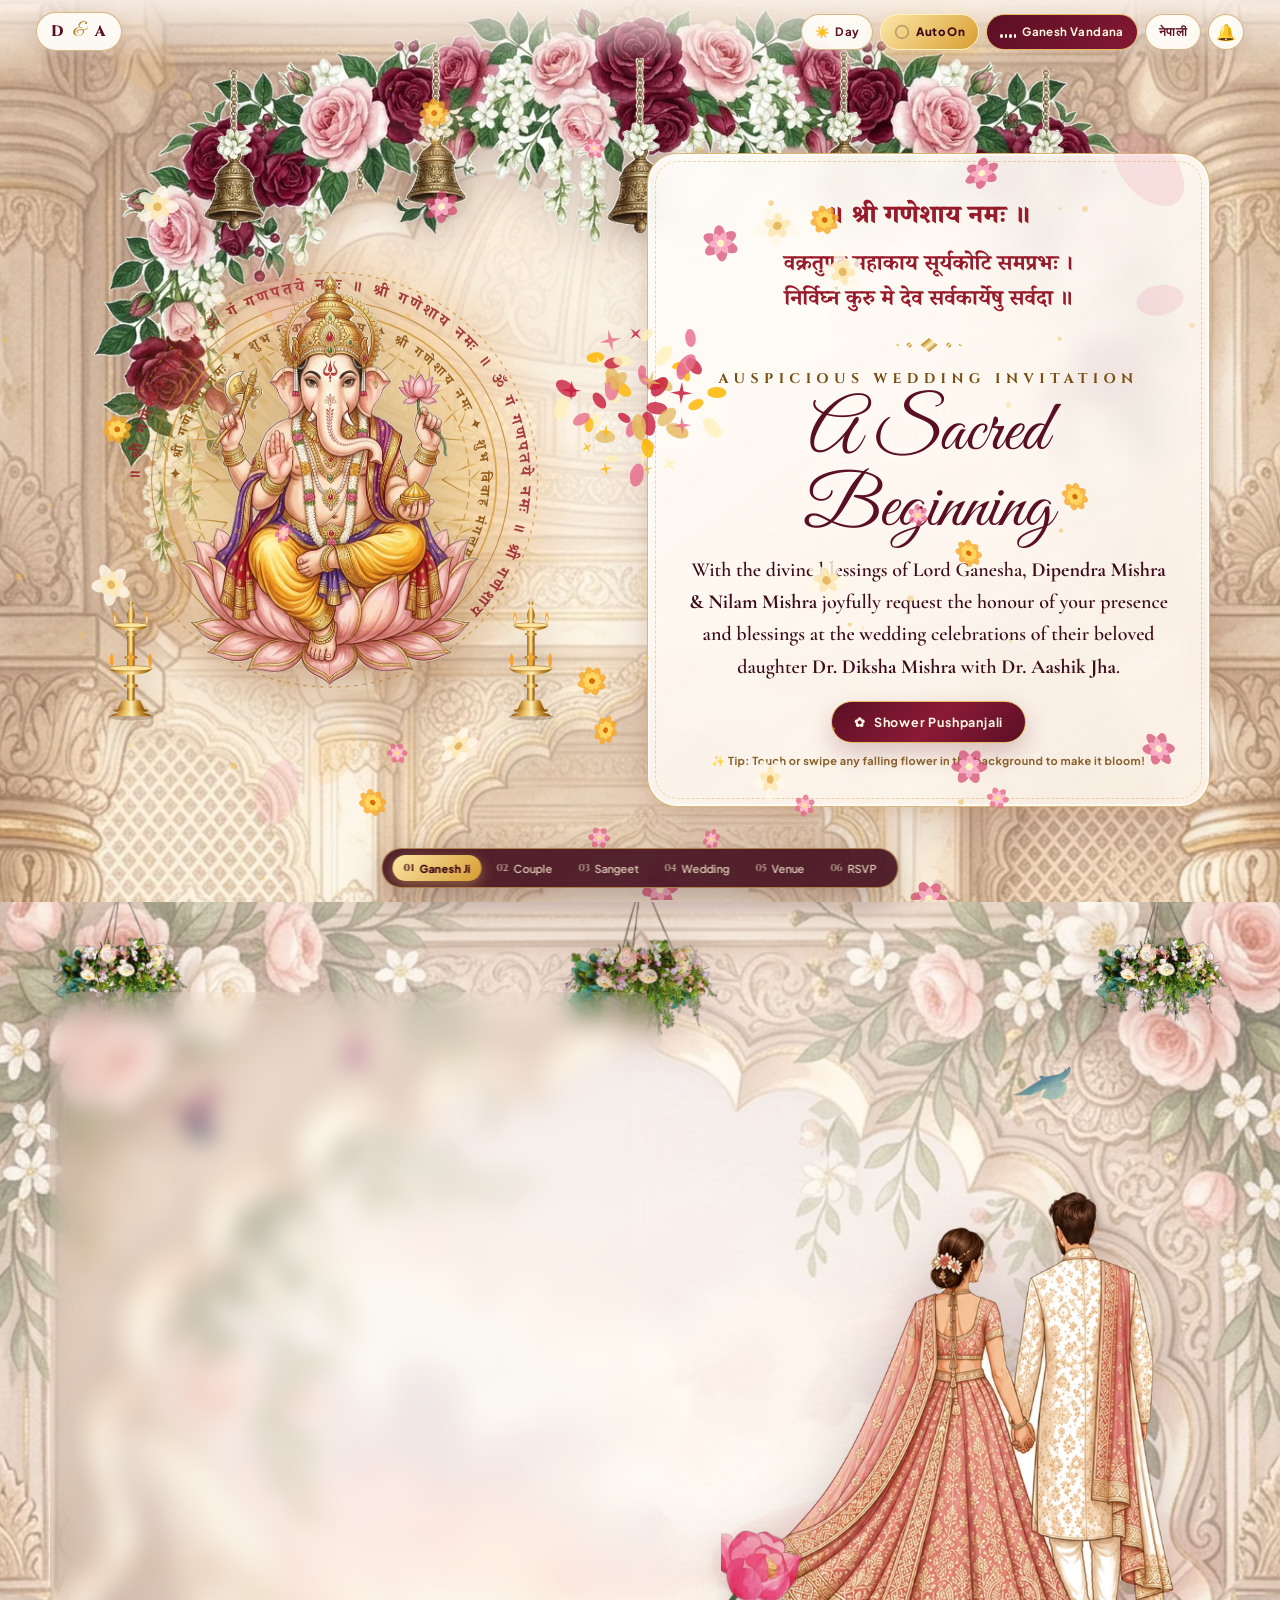
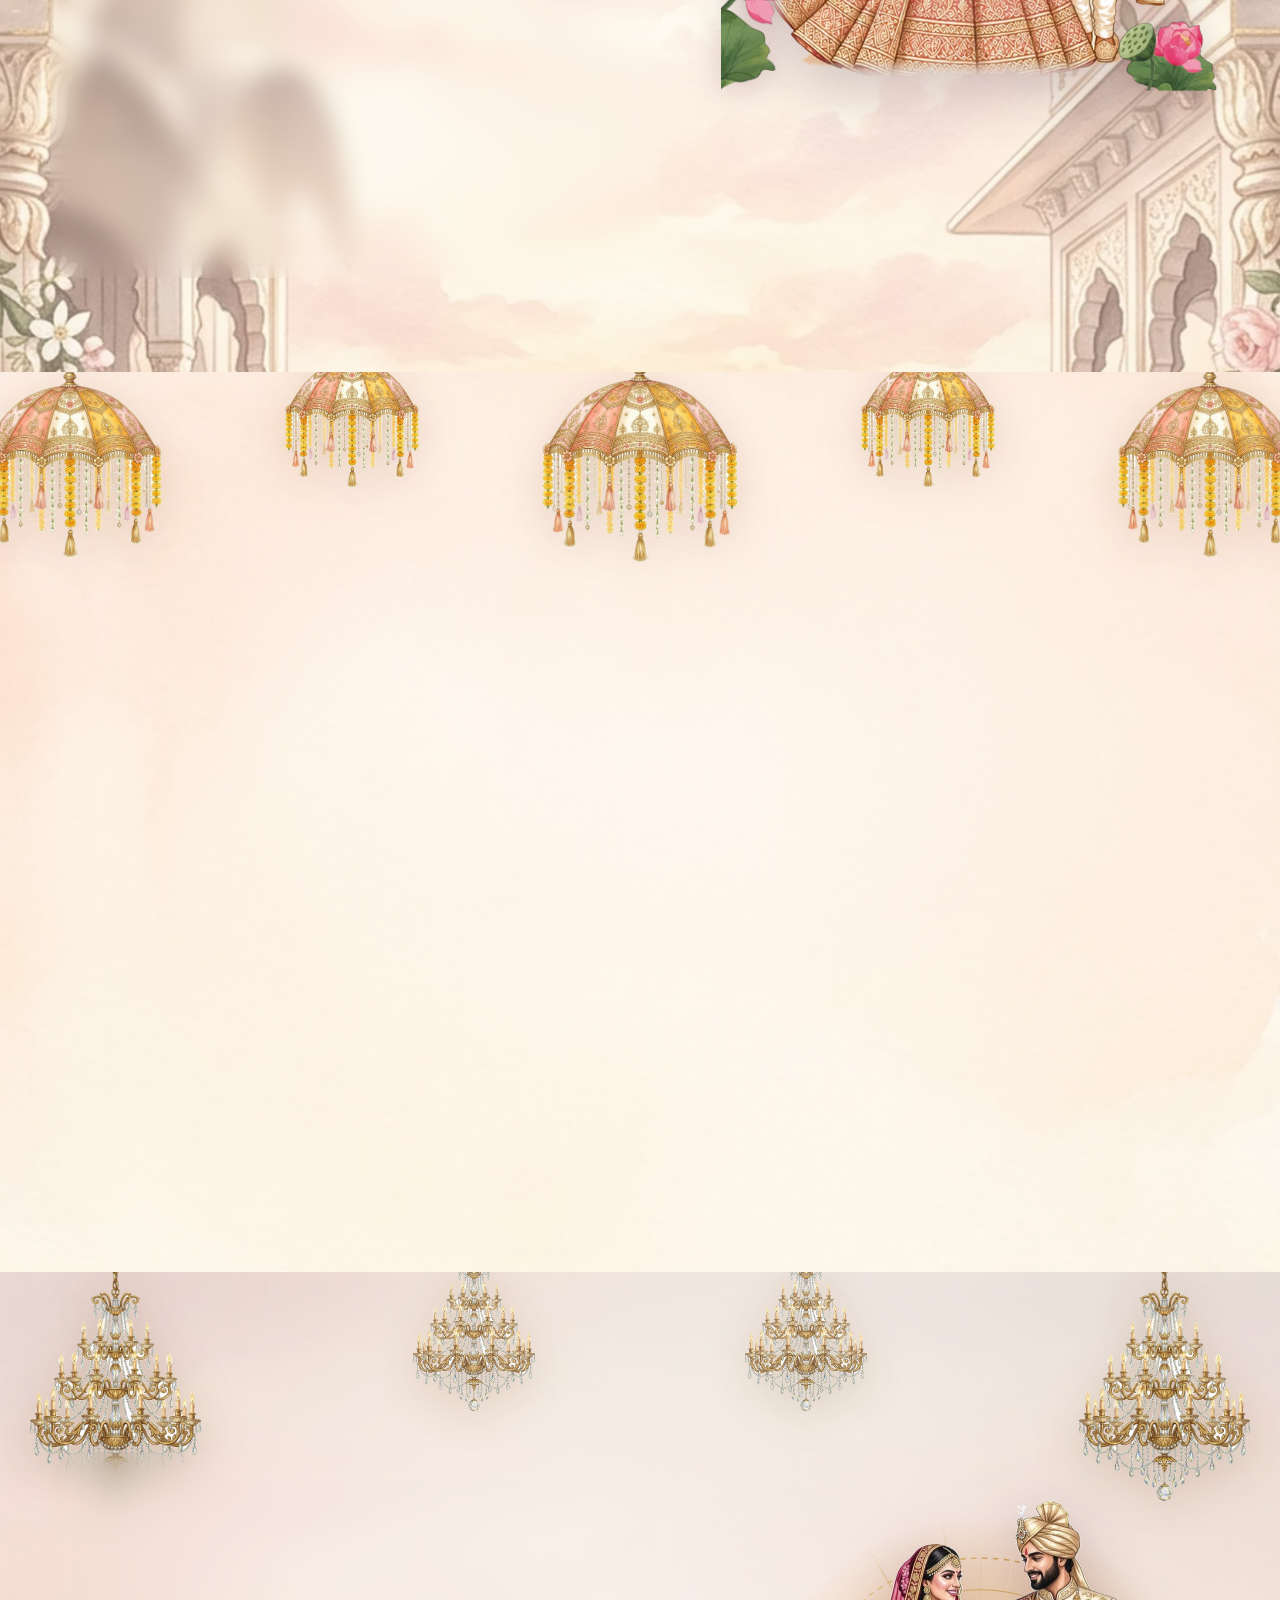
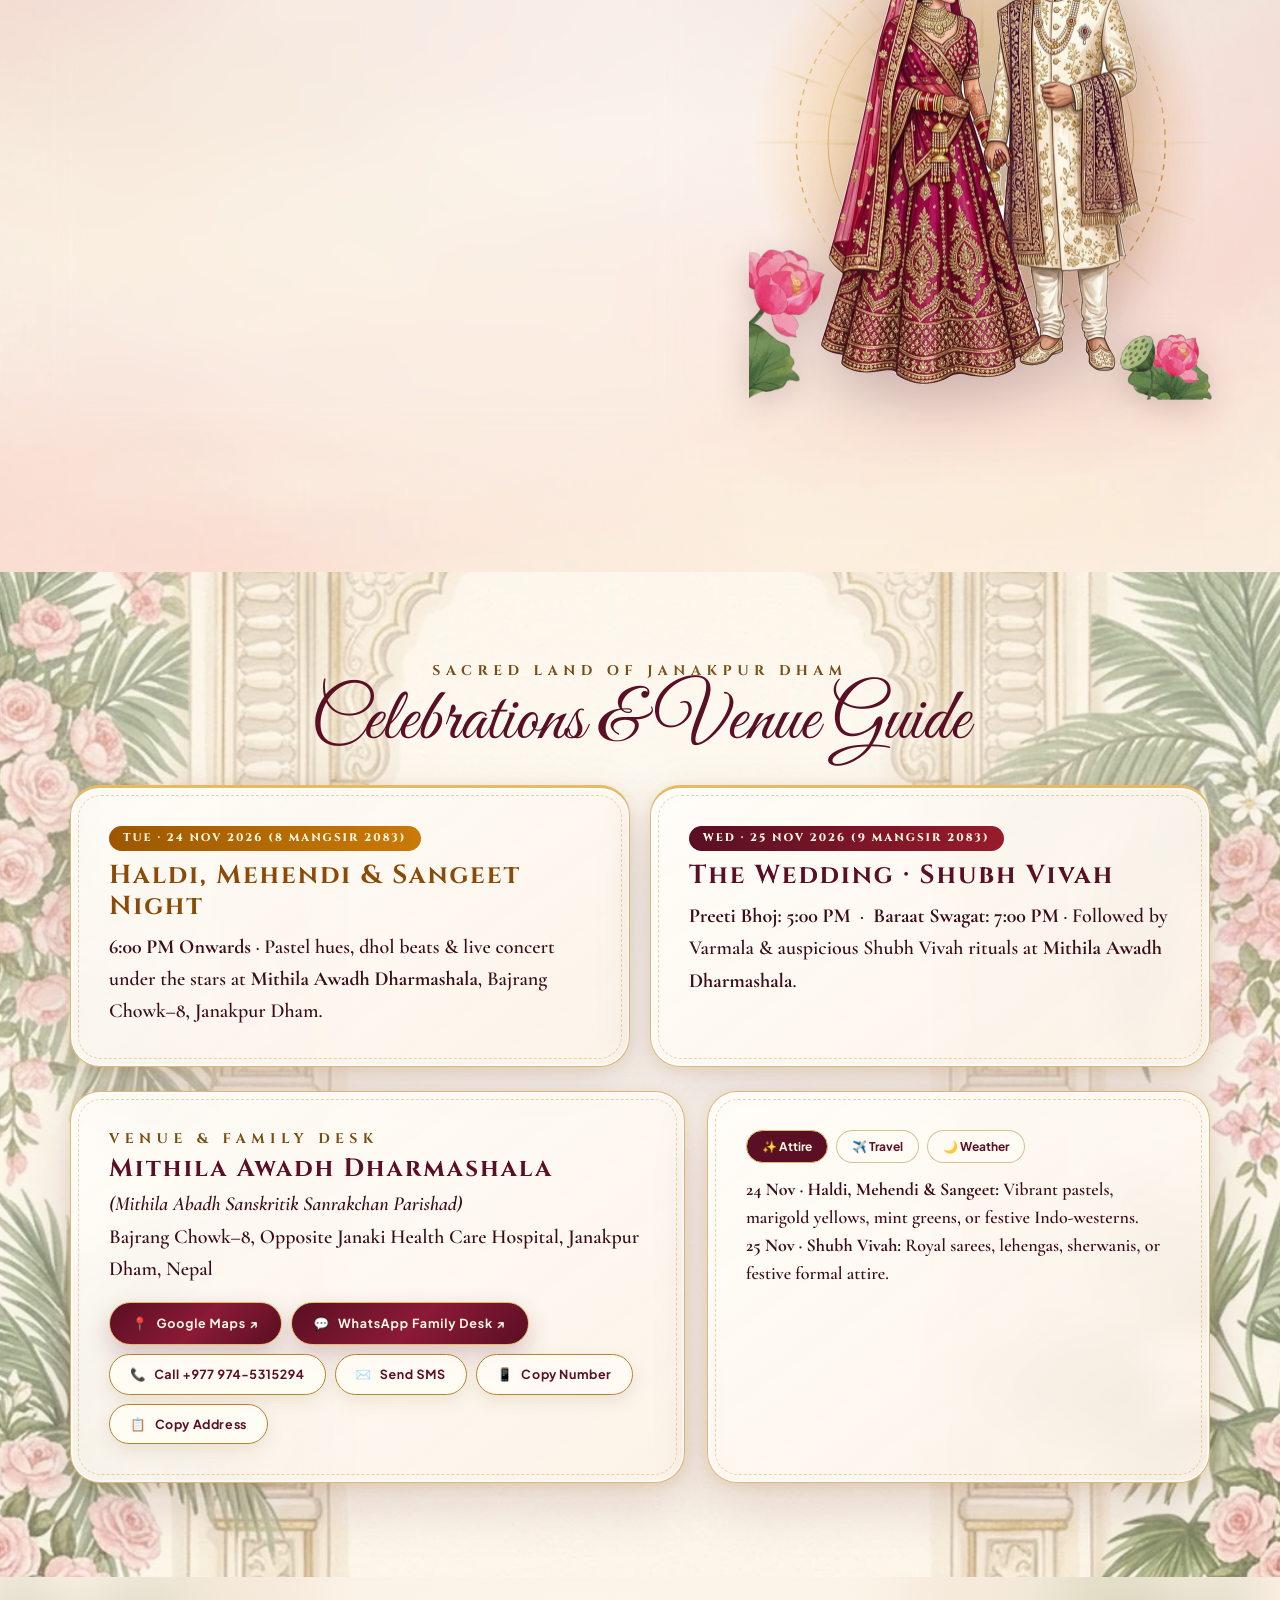
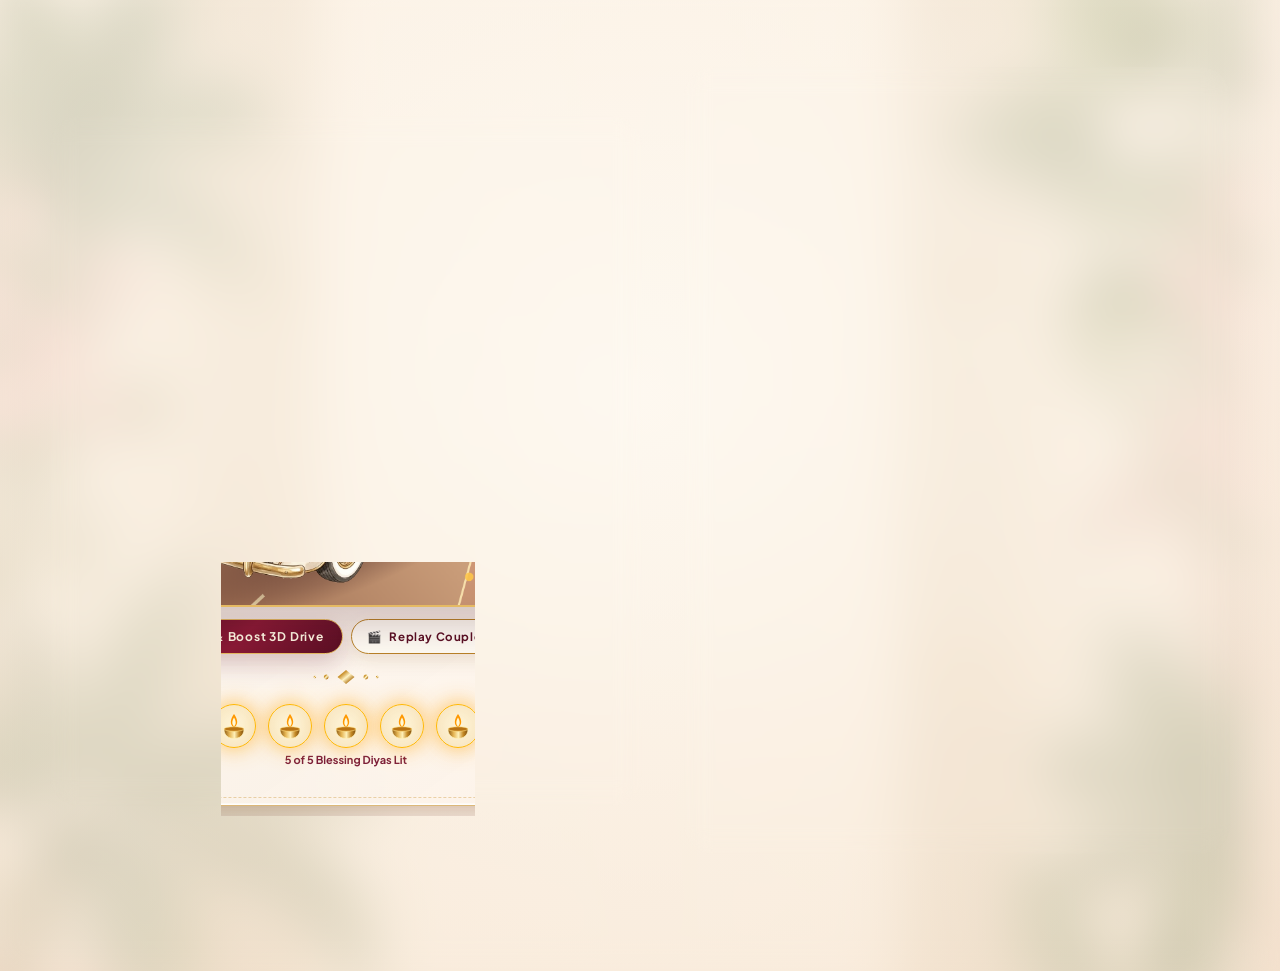
<file: index.html>
<!DOCTYPE html>
<html lang="en">
<head>
  <meta charset="UTF-8" />
  <meta name="viewport" content="width=device-width, initial-scale=1.0, viewport-fit=cover" />
  <meta name="theme-color" content="#5A0F24" />
  <title>Dr. Diksha Mishra &amp; Dr. Aashik Jha · Royal Wedding Invitation · 24–25 Nov 2026</title>
  <meta name="description" content="With joy in our hearts, Dipendra Mishra &amp; Nilam Mishra invite you as Dr. Diksha Mishra weds Dr. Aashik Jha · 24–25 November 2026 (8–9 Mangsir 2083) · Mithila Awadh Dharmashala, Janakpur Dham, Nepal." />

  <!-- OpenGraph / WhatsApp / Social Preview -->
  <meta property="og:type" content="website" />
  <meta property="og:url" content="https://dikshamishra.com.np/" />
  <meta property="og:title" content="Dr. Diksha Mishra weds Dr. Aashik Jha · Shubh Vivah" />
  <meta property="og:description" content="24–25 November 2026 (8–9 Mangsir 2083) · Haldi, Mehendi &amp; Sangeet + Shubh Vivah · Mithila Awadh Dharmashala, Janakpur Dham, Nepal" />
  <meta property="og:image" content="https://dikshamishra.com.np/assets/couture/og_preview.jpg" />
  <meta name="twitter:card" content="summary_large_image" />

  <link rel="icon" href="data:image/svg+xml,%3Csvg xmlns='http://www.w3.org/2000/svg' viewBox='0 0 80 80'%3E%3Ccircle cx='40' cy='40' r='38' fill='%235A0F24' stroke='%23E5BA63' stroke-width='4'/%3E%3Ctext x='40' y='52' text-anchor='middle' font-family='Georgia,serif' font-weight='bold' font-size='32' fill='%23FFF3C4'%3ED%26A%3C/text%3E%3C/svg%3E" />

  <link rel="preconnect" href="https://fonts.googleapis.com" />
  <link rel="preconnect" href="https://fonts.gstatic.com" crossorigin />
  <link href="https://fonts.googleapis.com/css2?family=Cinzel:wght@600;700;800&family=Cormorant+Garamond:ital,wght@0,500;0,600;0,700;1,500;1,600;1,700&family=Great+Vibes&family=Noto+Serif+Devanagari:wght@500;600;700;800&family=Plus+Jakarta+Sans:wght@500;600;700;800&display=swap" rel="stylesheet" />

  <link rel="preload" as="image" href="assets/couture/bg_act1_temple.webp" />
  <link rel="preload" as="image" href="assets/couture/layer_ganesha.webp" />
  <link rel="preload" as="audio" href="assets/couture/seg1_ganesh.mp3" />
  <link rel="stylesheet" href="assets/couture/couture.css?v=20261113b" />
</head>
<body class="gate-locked">

  <!-- ========================================================================
       SMART CHAPTER-ADAPTIVE MULTI-SONG DECK (6 SEAMLESS LOOPING STEMS)
       ======================================================================== -->
  <div id="audio-deck-rack" hidden aria-hidden="true">
    <audio id="audio-ch1" src="assets/couture/seg1_ganesh.mp3" loop preload="auto"></audio>
    <audio id="audio-ch2" src="assets/couture/seg2_couple.mp3" loop preload="metadata"></audio>
    <audio id="audio-ch3" src="assets/couture/seg3_sangeet.mp3" loop preload="none"></audio>
    <audio id="audio-ch4" src="assets/couture/seg4_vivah.mp3" loop preload="none"></audio>
    <audio id="audio-ch5" src="assets/couture/seg5_venue.mp3" loop preload="none"></audio>
    <audio id="audio-ch6" src="assets/couture/seg6_finale.mp3" loop preload="none"></audio>
  </div>

  <!-- Shared Couture SVG Definitions (Gold Foil, Brass Samai, Jharokha Lattice, Filigree) -->
  <svg width="0" height="0" aria-hidden="true" style="position:absolute; width:0; height:0; overflow:hidden;">
    <defs>
      <linearGradient id="goldFoil" x1="0%" y1="0%" x2="100%" y2="100%">
        <stop offset="0%" stop-color="#FCE8A6" />
        <stop offset="28%" stop-color="#C9902C" />
        <stop offset="52%" stop-color="#FFF3C4" />
        <stop offset="78%" stop-color="#B3791D" />
        <stop offset="100%" stop-color="#E6B85C" />
      </linearGradient>

      <linearGradient id="brassGrad" x1="0%" y1="0%" x2="100%" y2="0%">
        <stop offset="0%" stop-color="#8C5811" />
        <stop offset="28%" stop-color="#E5B554" />
        <stop offset="52%" stop-color="#FFF0B8" />
        <stop offset="76%" stop-color="#C48925" />
        <stop offset="100%" stop-color="#7D4C0D" />
      </linearGradient>

      <linearGradient id="ivoryGateGrad" x1="0%" y1="0%" x2="100%" y2="100%">
        <stop offset="0%" stop-color="#FFFDF8" />
        <stop offset="50%" stop-color="#F6E6D0" />
        <stop offset="100%" stop-color="#E5CAA8" />
      </linearGradient>

      <radialGradient id="sacredSunGlow" cx="50%" cy="50%" r="50%">
        <stop offset="0%" stop-color="#FFF9E2" stop-opacity="0.96" />
        <stop offset="45%" stop-color="#FFD97D" stop-opacity="0.54" />
        <stop offset="78%" stop-color="#F4A846" stop-opacity="0.18" />
        <stop offset="100%" stop-color="#F4A846" stop-opacity="0" />
      </radialGradient>

      <symbol id="goldDivider" viewBox="0 0 480 26">
        <line x1="12" y1="13" x2="198" y2="13" stroke="url(#goldFoil)" stroke-width="2" />
        <line x1="282" y1="13" x2="468" y2="13" stroke="url(#goldFoil)" stroke-width="2" />
        <path d="M240 3 L252 13 L240 23 L228 13 Z" fill="url(#goldFoil)" />
        <circle cx="212" cy="13" r="3.4" fill="url(#goldFoil)" />
        <circle cx="268" cy="13" r="3.4" fill="url(#goldFoil)" />
        <circle cx="196" cy="13" r="1.8" fill="url(#goldFoil)" />
        <circle cx="284" cy="13" r="1.8" fill="url(#goldFoil)" />
      </symbol>

      <!-- Ornate Multi-Tiered Royal Brass Samai / Deepak Lamp with Lit Flames -->
      <symbol id="brassSamai" viewBox="0 0 180 440">
        <ellipse cx="90" cy="424" rx="68" ry="11" fill="rgba(75, 38, 12, 0.24)" />
        <path d="M30 422 C35 402, 145 402, 150 422 Z" fill="url(#brassGrad)" />
        <ellipse cx="90" cy="405" rx="52" ry="8" fill="url(#brassGrad)" />
        <path d="M48 405 L62 374 L118 374 L132 405 Z" fill="url(#brassGrad)" />
        <rect x="79" y="135" width="22" height="242" rx="8" fill="url(#brassGrad)" />
        <ellipse cx="90" cy="330" rx="22" ry="7" fill="url(#brassGrad)" />
        <ellipse cx="90" cy="245" rx="20" ry="6" fill="url(#brassGrad)" />
        <ellipse cx="90" cy="175" rx="18" ry="6" fill="url(#brassGrad)" />
        <path d="M26 278 C36 304, 144 304, 154 278 Z" fill="url(#brassGrad)" />
        <ellipse cx="90" cy="278" rx="64" ry="8" fill="#FCE59E" stroke="#9C6514" stroke-width="1.5" />
        <path d="M38 148 C46 170, 134 170, 142 148 Z" fill="url(#brassGrad)" />
        <ellipse cx="90" cy="148" rx="52" ry="7" fill="#FCE59E" stroke="#9C6514" stroke-width="1.5" />
        <path d="M90 88 C104 108, 106 128, 90 144 C74 128, 76 108, 90 88 Z" fill="url(#brassGrad)" />
        <circle cx="90" cy="82" r="7" fill="url(#brassGrad)" />
        <g class="samai-flame-group">
          <path d="M42 146 C49 132, 48 118, 42 108 C36 118, 35 132, 42 146 Z" fill="#FF9E1B" />
          <path d="M42 143 C45 134, 45 125, 42 118 C39 125, 39 134, 42 143 Z" fill="#FFF9D6" />
          <path d="M138 146 C145 132, 144 118, 138 108 C132 118, 131 132, 138 146 Z" fill="#FF9E1B" />
          <path d="M138 143 C141 134, 141 125, 138 118 C135 125, 135 134, 138 143 Z" fill="#FFF9D6" />
          <path d="M32 276 C40 260, 39 244, 32 232 C25 244, 24 260, 32 276 Z" fill="#FF9E1B" />
          <path d="M90 276 C98 258, 97 242, 90 228 C83 242, 82 258, 90 276 Z" fill="#FF9E1B" />
          <path d="M148 276 C156 260, 155 244, 148 232 C141 244, 140 260, 148 276 Z" fill="#FF9E1B" />
        </g>
      </symbol>

      <!-- Carved Royal Bi-Fold Jharokha Gate Wing -->
      <symbol id="jharokhaDoorWing" viewBox="0 0 542 1980" preserveAspectRatio="none">
        <rect x="0" y="0" width="542" height="1980" fill="url(#ivoryGateGrad)" stroke="url(#goldFoil)" stroke-width="8" />
        <rect x="24" y="36" width="494" height="1908" rx="18" fill="none" stroke="#C88E2B" stroke-width="3" />
        <rect x="36" y="48" width="470" height="1884" rx="14" fill="none" stroke="url(#goldFoil)" stroke-width="1.5" stroke-dasharray="8 5" />
        <g stroke="#CFA04A" stroke-width="2" fill="rgba(255, 247, 236, 0.62)">
          <rect x="54" y="84" width="434" height="516" rx="217" />
          <rect x="54" y="640" width="434" height="620" rx="28" />
          <rect x="54" y="1300" width="434" height="580" rx="28" />
        </g>
        <g transform="translate(271, 342)" stroke="url(#goldFoil)" stroke-width="2.2" fill="none" opacity="0.85">
          <circle r="156" /><circle r="116" stroke-dasharray="8 6" /><circle r="70" />
          <path d="M-156 0 L156 0 M0 -156 L0 156 M-110 -110 L110 110 M-110 110 L110 -110" />
        </g>
        <g transform="translate(271, 950)" stroke="url(#goldFoil)" stroke-width="2.4" fill="none" opacity="0.88">
          <circle r="180" /><circle r="136" stroke-dasharray="10 6" /><circle r="86" />
          <path d="M-180 0 L180 0 M0 -180 L0 180 M-127 -127 L127 127 M-127 127 L127 -127" />
        </g>
        <g transform="translate(271, 1590)" stroke="url(#goldFoil)" stroke-width="2.2" fill="none" opacity="0.85">
          <circle r="156" /><circle r="112" stroke-dasharray="8 6" /><circle r="64" />
        </g>
      </symbol>

      <!-- Diya Icon for Aarti Blessing Thali -->
      <symbol id="aartiDiyaSvg" viewBox="0 0 64 64">
        <g class="diya-flame">
          <path d="M32 8 C40 19, 41 29, 32 36 C23 29, 24 19, 32 8 Z" fill="#FF9800" />
          <path d="M32 15 C36 22, 37 28, 32 33 C27 28, 28 22, 32 15 Z" fill="#FFF8D6" />
        </g>
        <path d="M12 38 C12 51, 21 57, 32 57 C43 57, 52 51, 52 38 Z" fill="url(#brassGrad)" stroke="#FFF0B8" stroke-width="1.5" />
        <ellipse cx="32" cy="38" rx="20" ry="4.5" fill="#B87314" stroke="#FFE082" stroke-width="1.2" />
      </symbol>
    </defs>
  </svg>

  <!-- Scroll Progress Ribbon & Global VFX Overlays -->
  <div id="scroll-progress-bar" aria-hidden="true"></div>
  <canvas id="ambient-vfx-canvas" aria-hidden="true"></canvas>
  <canvas id="fg-bokeh-canvas" aria-hidden="true"></canvas>
  <div id="ios-duo-blur-veil" aria-hidden="true"></div>
  <div id="lens-bloom" aria-hidden="true"></div>

  <!-- ========================================================================
       ULTRA-FAST iOS DUO-BLUR 3D ROYAL BI-FOLD JHAROKHA GATEFOLD (1.1s + TAP)
       ======================================================================== -->
  <div id="royal-gatefold" role="dialog" aria-modal="true" aria-label="Royal Wedding Invitation Gatefold">
    <div id="gate-wing-left" class="gate-wing">
      <svg class="gate-lattice-svg"><use href="#jharokhaDoorWing" /></svg>
      <img class="gate-floral-drape" src="assets/couture/layer_floral_curtain_side.webp" alt="" />
      <div class="gate-sheen"></div>
    </div>
    <div id="gate-wing-right" class="gate-wing">
      <svg class="gate-lattice-svg" style="transform: scaleX(-1);"><use href="#jharokhaDoorWing" /></svg>
      <img class="gate-floral-drape" src="assets/couture/layer_floral_curtain_side.webp" alt="" />
      <div class="gate-sheen"></div>
    </div>
    <div id="gate-seam-shadow"></div>

    <div id="gate-center-hub">
      <p class="gate-shloka">॥ श्री गणेशाय नमः ॥</p>
      <p class="gate-eyebrow"
         data-en="The Mishra Family Joyfully Invites You"
         data-ne="मिश्र परिवारको सप्रेम निमन्त्रणा">The Mishra Family Joyfully Invites You</p>

      <button type="button" id="seal-unlock-btn" aria-label="Unlock Royal Seal and Open Invitation">
        <svg width="100%" height="100%" viewBox="0 0 300 300" style="overflow:visible;">
          <circle cx="150" cy="150" r="144" fill="url(#sacredSunGlow)" />
          <!-- Animated 2.7s Auto-Open Gold Progress Ring -->
          <circle cx="150" cy="150" r="131" fill="none" stroke="rgba(229, 186, 99, 0.25)" stroke-width="4" />
          <circle id="gate-auto-ring" cx="150" cy="150" r="131" fill="none" stroke="url(#goldFoil)" stroke-width="5"
                  stroke-linecap="round" stroke-dasharray="823" stroke-dashoffset="823"
                  transform="rotate(-90 150 150)" />
          <circle cx="150" cy="150" r="118" fill="#5A0F24" stroke="url(#goldFoil)" stroke-width="6.5" />
          <circle cx="150" cy="150" r="102" fill="none" stroke="url(#goldFoil)" stroke-width="2" stroke-dasharray="7 5" />
          <text x="150" y="162" text-anchor="middle" font-family="'Cinzel', serif" font-weight="800" font-size="62" fill="#FFF3C4" letter-spacing="2">D<tspan font-family="'Great Vibes', cursive" font-size="48" fill="#E5BA63">&amp;</tspan>A</text>
          <text x="150" y="198" text-anchor="middle" font-family="'Cinzel', serif" font-weight="700" font-size="12.5" fill="#E5BA63" letter-spacing="5">25 · 11 · 2026</text>
        </svg>
      </button>

      <h1 class="gate-couple-names">
        <span data-en="Dr. Diksha Mishra" data-ne="डॉ. दीक्षा मिश्र">Dr. Diksha Mishra</span>
        <span class="script-weds" data-en="weds" data-ne="संग">weds</span>
        <span data-en="Dr. Aashik Jha" data-ne="डॉ. आशिक झा">Dr. Aashik Jha</span>
      </h1>

      <p class="gate-dates-line"
         data-en="24 – 25 NOVEMBER 2026<span class='gate-sep'> &nbsp;·&nbsp; </span><span class='gate-city'>JANAKPUR DHAM</span>"
         data-ne="८ – ९ मंसिर २०८३<span class='gate-sep'> &nbsp;·&nbsp; </span><span class='gate-city'>जनकपुरधाम</span>">24 – 25 NOVEMBER 2026<span class="gate-sep"> &nbsp;·&nbsp; </span><span class="gate-city">JANAKPUR DHAM</span></p>

      <button type="button" id="gate-enter-music-btn" class="gate-cta-primary">
        <span>✨</span>
        <span data-en="Tap to Open Now" data-ne="अहिले खोल्नुहोस्">Tap to Open Now</span>
      </button>

      <p id="gate-auto-hint" class="gate-auto-status"
         data-en="Unfolding automatically…"
         data-ne="द्वार स्वतः खुल्दैछ…">Unfolding automatically…</p>
    </div>
  </div>

  <!-- ========================================================================
       PERSISTENT SMART HUD TOPBAR (ADAPTIVE SONG PILL + AUTO-SCROLL CRUISE)
       ======================================================================== -->
  <header id="royal-topbar">
    <a href="#ch1-invocation" class="brand-crest-btn" aria-label="Dr. Diksha and Dr. Aashik Home">
      <span>D</span><span class="amp">&amp;</span><span>A</span>
    </a>

    <div class="hud-controls">
      <button type="button" id="theme-toggle-btn" class="hud-pill theme-pill" title="Switch Time-of-Day Theme (Day / Dusk / Night)" aria-label="Switch Time-of-Day Theme">
        <span id="theme-pill-icon" aria-hidden="true">☀️</span>
        <span id="theme-pill-label" class="pill-text-desktop">Day</span>
      </button>

      <button type="button" id="autoscroll-toggle-btn" class="hud-pill active-auto" aria-pressed="true" title="Toggle Gentle Reading Auto-Scroll">
        <svg class="auto-ring-svg" width="16" height="16" viewBox="0 0 24 24" aria-hidden="true">
          <circle cx="12" cy="12" r="9.5" fill="none" stroke="currentColor" stroke-opacity="0.28" stroke-width="2.5" />
          <circle id="auto-progress-circle" cx="12" cy="12" r="9.5" fill="none" stroke="currentColor" stroke-width="2.6"
                  stroke-linecap="round" stroke-dasharray="59.7" stroke-dashoffset="59.7" transform="rotate(-90 12 12)" />
        </svg>
        <span id="autoscroll-label">Auto</span>
      </button>

      <button type="button" id="music-toggle-btn" class="hud-pill active-music" title="Now Playing" aria-label="Now playing chapter song">
        <span class="eq-bars" aria-hidden="true"><i></i><i></i><i></i><i></i></span>
        <span id="music-pill-label" class="pill-text-desktop">Ganesh Vandana</span>
      </button>

      <button type="button" id="lang-toggle-btn" class="hud-pill" aria-label="Switch language to Nepali">नेपाली</button>

      <button type="button" id="hud-bell-btn" class="hud-pill icon-only" title="Ring Temple Bell &amp; Shower Petals" aria-label="Ring Temple Bell">🔔</button>
    </div>
  </header>

  <nav id="chapter-dock" aria-label="Celebration Chapters">
    <button type="button" class="dock-btn active" data-target="ch1-invocation">
      <span class="dock-num">01</span>
      <span class="dock-label" data-en="Ganesh Ji" data-ne="श्री गणेश">Ganesh Ji</span>
    </button>
    <button type="button" class="dock-btn" data-target="ch2-couple">
      <span class="dock-num">02</span>
      <span class="dock-label" data-en="Couple" data-ne="वर-वधु">Couple</span>
    </button>
    <button type="button" class="dock-btn" data-target="ch3-carnival">
      <span class="dock-num">03</span>
      <span class="dock-label" data-en="Sangeet" data-ne="हल्दी-संगीत">Sangeet</span>
    </button>
    <button type="button" class="dock-btn" data-target="ch4-vivah">
      <span class="dock-num">04</span>
      <span class="dock-label" data-en="Wedding" data-ne="शुभ विवाह">Wedding</span>
    </button>
    <button type="button" class="dock-btn" data-target="ch5-venue">
      <span class="dock-num">05</span>
      <span class="dock-label" data-en="Venue" data-ne="स्थान">Venue</span>
    </button>
    <button type="button" class="dock-btn" data-target="ch6-finale">
      <span class="dock-num">06</span>
      <span class="dock-label" data-en="RSVP" data-ne="उपस्थिति">RSVP</span>
    </button>
  </nav>

  <div id="royal-toast" role="status" aria-live="polite"></div>

  <main>

    <!-- ======================================================================
         SEGMENT 1: GANESH JI TEMPLE SANCTUARY (Plays Sacred Ganesh Mantra)
         ====================================================================== -->
    <section id="ch1-invocation" class="couture-chapter in-view" data-chapter-index="0">
      <img class="chapter-bg-ambient" src="assets/couture/bg_act1_temple.webp" alt="" aria-hidden="true" />
      <img class="chapter-bg-main" src="assets/couture/bg_act1_temple.webp" alt="Carved marble temple sanctuary" />
      <div class="chapter-veil" aria-hidden="true"></div>

      <!-- Top Crimson-Blush Rose & Jasmine Arch + 5 Harmonic Brass Bells -->
      <div class="top-floral-arch-wrap">
        <img class="top-floral-arch-img" src="assets/couture/layer_rose_arch_nobells.webp" alt="" />
        <div class="interactive-bells-row">
          <button type="button" class="hanging-bell-btn" aria-label="Ring temple bell 1"><img src="assets/couture/prop_brass_bell.webp" alt="" /></button>
          <button type="button" class="hanging-bell-btn" aria-label="Ring temple bell 2"><img src="assets/couture/prop_brass_bell.webp" alt="" /></button>
          <button type="button" class="hanging-bell-btn" aria-label="Ring center temple bell"><img src="assets/couture/prop_brass_bell.webp" alt="" /></button>
          <button type="button" class="hanging-bell-btn" aria-label="Ring temple bell 4"><img src="assets/couture/prop_brass_bell.webp" alt="" /></button>
          <button type="button" class="hanging-bell-btn" aria-label="Ring temple bell 5"><img src="assets/couture/prop_brass_bell.webp" alt="" /></button>
        </div>
      </div>

      <div class="ch1-grid">
        <!-- Left: 3-Layer Counter-Rotating Surya & Sanskrit Mantra Halo + Ganesha & Lit Samai Lamps -->
        <div class="ganesha-sanctuary-stage reveal-up">
          <svg class="mantra-halo-svg" viewBox="0 0 700 700" aria-hidden="true">
            <defs>
              <path id="mantraOuter" d="M 350, 350 m -268, 0 a 268,268 0 1,1 536,0 a 268,268 0 1,1 -536,0" />
              <path id="mantraInner" d="M 350, 350 m -212, 0 a 212,212 0 1,1 424,0 a 212,212 0 1,1 -424,0" />
            </defs>
            <circle cx="350" cy="350" r="344" fill="url(#sacredSunGlow)" />
            <g id="ch1-surya-rays" class="spin-rays" opacity="0.62"></g>
            <g class="spin-cw">
              <circle cx="350" cy="350" r="292" fill="none" stroke="#C88B28" stroke-width="1.8" stroke-opacity="0.65" stroke-dasharray="5 7" />
              <circle cx="350" cy="350" r="252" fill="none" stroke="#B6771B" stroke-width="1.5" stroke-opacity="0.72" />
              <text font-family="'Noto Serif Devanagari', serif" font-size="22.5" font-weight="700" fill="#9A262B" fill-opacity="0.88" letter-spacing="4.2">
                <textPath href="#mantraOuter" startOffset="0%">
                  ॥ श्री गणेशाय नमः ॥ ॐ गं गणपतये नमः ॥ श्री गणेशाय नमः ॥ ॐ गं गणपतये नमः ॥ श्री गणेशाय नमः ॥
                </textPath>
              </text>
            </g>
            <g class="spin-ccw">
              <g id="ch1-lotus-petals" stroke="url(#goldFoil)" stroke-width="1.8" fill="rgba(255, 232, 175, 0.18)"></g>
              <circle cx="350" cy="350" r="234" fill="none" stroke="#D49B38" stroke-width="2.4" stroke-opacity="0.78" />
              <circle cx="350" cy="350" r="196" fill="none" stroke="#C88B28" stroke-width="1.6" stroke-dasharray="10 6" stroke-opacity="0.72" />
              <text font-family="'Noto Serif Devanagari', serif" font-size="19.5" font-weight="700" fill="#8C5312" fill-opacity="0.90" letter-spacing="3.8">
                <textPath href="#mantraInner" startOffset="0%">
                  ✦ श्री गणेशाय नमः ✦ शुभ विवाह मंगलम् ✦ श्री गणेशाय नमः ✦ शुभ विवाह मंगलम् ✦
                </textPath>
              </text>
            </g>
          </svg>

          <button type="button" id="ganesha-blessing-btn" class="ganesha-interactive-btn" aria-label="Touch Lord Ganesha to shower Pushpanjali petals">
            <img src="assets/couture/layer_ganesha.webp" alt="Lord Ganesha seated on a blooming pink lotus" />
          </button>

          <button type="button" class="samai-lamp-btn left boosted" aria-label="Illuminate left brass samai lamp">
            <svg viewBox="0 0 180 440"><use href="#brassSamai" /></svg>
          </button>
          <button type="button" class="samai-lamp-btn right boosted" aria-label="Illuminate right brass samai lamp">
            <svg viewBox="0 0 180 440"><use href="#brassSamai" /></svg>
          </button>
        </div>

        <!-- Right: Grand Clean Royal Host Card -->
        <div class="couture-card royal-shimmer-card reveal-up delay-1" style="text-align:center;">
          <p class="shloka-sanskrit" style="font-size: clamp(20px, 2.4vw, 26px); font-weight: 800;">॥ श्री गणेशाय नमः ॥</p>
          <p class="shloka-sanskrit">
            वक्रतुण्ड महाकाय सूर्यकोटि समप्रभः ।<br />
            निर्विघ्नं कुरु मे देव सर्वकार्येषु सर्वदा ॥
          </p>

          <svg class="gold-divider-svg" aria-hidden="true"><use href="#goldDivider" /></svg>

          <p class="eyebrow-royal"
             data-en="Auspicious Wedding Invitation"
             data-ne="मङ्गलमय शुभ विवाह निमन्त्रणा">Auspicious Wedding Invitation</p>

          <h2 class="script-display gold-shimmer-title" style="font-size: clamp(46px, 5.8vw, 72px); margin: 6px 0;"
              data-en="A Sacred Beginning"
              data-ne="पवित्र मिलनको शुभारम्भ">A Sacred Beginning</h2>

          <p class="body-copy"
             data-en="With the divine blessings of Lord Ganesha, <strong>Dipendra Mishra &amp; Nilam Mishra</strong> joyfully request the honour of your presence and blessings at the wedding celebrations of their beloved daughter <strong>Dr. Diksha Mishra</strong> with <strong>Dr. Aashik Jha</strong>."
             data-ne="भगवान् श्री गणेशको असीम कृपा र आशीर्वादसहित <strong>दिपेन्द्र मिश्र तथा नीलम मिश्र</strong> आफ्नी आयुष्मती सुपुत्री <strong>डॉ. दीक्षा मिश्र</strong> र चिरञ्जीवी <strong>डॉ. आशिक झा</strong> को पावन शुभ विवाह समारोहमा यहाँको गरिमामय उपस्थितिका निम्ति हार्दिक निमन्त्रणा गर्दछन्।">
            With the divine blessings of Lord Ganesha, <strong>Dipendra Mishra &amp; Nilam Mishra</strong> joyfully request the honour of your presence and blessings at the wedding celebrations of their beloved daughter <strong>Dr. Diksha Mishra</strong> with <strong>Dr. Aashik Jha</strong>.
          </p>

          <div style="display:flex; flex-wrap:wrap; gap:10px; justify-content:center; margin-top:18px;">
            <button type="button" id="offer-pushpanjali-btn" class="btn-royal">
              <span>✿</span>
              <span data-en="Shower Pushpanjali" data-ne="पुष्पाञ्जली अर्पण">Shower Pushpanjali</span>
            </button>
          </div>
          <p class="flower-interactive-hint"
             data-en="✨ Tip: Touch or swipe any falling flower in the background to make it bloom!"
             data-ne="✨ टिप: पृष्ठभूमिमा झर्दै गरेका फूलहरूलाई छुनुहोस् वा स्वाइप गर्नुहोस्!">
            ✨ Tip: Touch or swipe any falling flower in the background to make it bloom!
          </p>
        </div>
      </div>
    </section>

    <!-- ======================================================================
         SEGMENT 2: DR. DIKSHA & DR. AASHIK COURTYARD (Plays Romantic Courtyard Song)
         ====================================================================== -->
    <section id="ch2-couple" class="couture-chapter" data-chapter-index="1">
      <img class="chapter-bg-ambient" src="assets/couture/bg_act2_courtyard.webp" alt="" aria-hidden="true" />
      <img class="chapter-bg-main" src="assets/couture/bg_act2_courtyard.webp" alt="Sunset lotus lake palace courtyard" loading="lazy" />
      <div class="chapter-veil" aria-hidden="true"></div>

      <div class="courtyard-sky-decor" aria-hidden="true">
        <img class="hanging-basket b-left" src="assets/couture/basket_left.webp" alt="" loading="lazy" />
        <img class="hanging-basket b-center" src="assets/couture/basket_center.webp" alt="" loading="lazy" />
        <img class="hanging-basket b-right" src="assets/couture/basket_right.webp" alt="" loading="lazy" />
        <img class="flying-bird fb-1" src="assets/couture/bird_left.webp" alt="" loading="lazy" />
        <img class="flying-bird fb-2" src="assets/couture/bird_top.webp" alt="" loading="lazy" />
        <img class="flying-bird fb-3" src="assets/couture/bird_right1.webp" alt="" loading="lazy" />
      </div>

      <div class="ch2-layout">
        <!-- Left: Illuminated 20-Bulb Edison Mirror Crest + Couple Names + Countdown -->
        <div class="couture-card royal-shimmer-card couple-hero-names reveal-up">
          <div id="couture-mirror-crest" class="bulb-mirror-crest" role="button" tabindex="0" title="Tap for royal mirror sparkle" aria-label="D and A Illuminated Couture Mirror Crest">
            <svg width="100%" height="100%" viewBox="0 0 320 320" style="overflow: visible;">
              <defs>
                <radialGradient id="mirrorGlass" cx="45%" cy="38%" r="62%">
                  <stop offset="0%" stop-color="#FFFDF9" />
                  <stop offset="65%" stop-color="#FBE9EE" />
                  <stop offset="100%" stop-color="#F2D2DC" />
                </radialGradient>
              </defs>
              <circle cx="160" cy="160" r="152" fill="url(#sacredSunGlow)" />
              <circle cx="160" cy="160" r="136" fill="none" stroke="url(#goldFoil)" stroke-width="1.8" stroke-dasharray="3 6" />
              <circle cx="160" cy="160" r="126" fill="url(#mirrorGlass)" stroke="url(#goldFoil)" stroke-width="8" />
              <circle cx="160" cy="160" r="113" fill="none" stroke="#C98E2B" stroke-width="1.4" stroke-dasharray="4 5" />
              <g id="mirror-bulbs-group"></g>
              <path d="M160 264 C170 248, 182 248, 186 266 C174 272, 166 270, 160 264 Z" fill="#E66C8C" />
              <path d="M160 264 C150 248, 138 248, 134 266 C146 272, 154 270, 160 264 Z" fill="#E66C8C" />
              <path d="M160 242 C169 256, 169 268, 160 276 C151 268, 151 256, 160 242 Z" fill="#F48FB1" stroke="#FFF5F8" stroke-width="1.2" />
              <text x="160" y="176" text-anchor="middle" font-family="'Cinzel', serif" font-weight="700" font-size="72" fill="#7D1434" letter-spacing="2">D<tspan font-family="'Great Vibes', cursive" font-size="54" fill="#B67B1E">&amp;</tspan>A</text>
              <text x="160" y="212" text-anchor="middle" font-family="'Cinzel', serif" font-weight="700" font-size="13" fill="#8C5816" letter-spacing="5">25 · 11 · 2026</text>
            </svg>
          </div>

          <p class="eyebrow-royal"
             data-en="With Joy In Our Hearts, Join Us As"
             data-ne="हृदयभरिको खुसीका साथ, सहभागी भइदिनुहोस्">With Joy In Our Hearts, Join Us As</p>

          <h2 class="bride-groom-title" style="margin-top:6px;"
              data-en="Dr. Diksha Mishra"
              data-ne="डॉ. दीक्षा मिश्र">Dr. Diksha Mishra</h2>

          <p class="weds-script" data-en="weds" data-ne="संग">weds</p>

          <h2 class="bride-groom-title"
              data-en="Dr. Aashik Jha"
              data-ne="डॉ. आशिक झा">Dr. Aashik Jha</h2>

          <svg class="gold-divider-svg" aria-hidden="true"><use href="#goldDivider" /></svg>

          <p class="serif-display" style="font-size: clamp(16px, 2vw, 21px); color: var(--vermillion); letter-spacing: 3px;"
             data-en="24 – 25 NOVEMBER 2026"
             data-ne="२४ – २५ नोभेम्बर २०२६">24 – 25 NOVEMBER 2026</p>
          <p class="editorial-lead" style="margin-top: 2px;"
             data-en="8 – 9 Mangsir 2083 &nbsp;·&nbsp; Janakpur Dham, Nepal"
             data-ne="८ – ९ मंसिर २०८३ &nbsp;·&nbsp; जनकपुरधाम, नेपाल">8 – 9 Mangsir 2083 &nbsp;·&nbsp; Janakpur Dham, Nepal</p>

          <!-- Live Time-of-Day Ambiance & Dual-Celebration Countdown Switcher -->
          <div class="countdown-meta-bar">
            <span id="tod-greeting-badge" class="tod-greeting-badge">☀️ Auspicious Daylight · Janakpur Dham</span>
            <div class="cd-event-switcher" role="tablist" aria-label="Select Celebration Countdown">
              <button type="button" class="cd-evt-btn" data-cd-target="sangeet"
                      data-en="🌼 24 Nov · Sangeet (6 PM)"
                      data-ne="🌼 २४ नोभेम्बर · संगीत (६ बजे)">🌼 24 Nov · Sangeet (6 PM)</button>
              <button type="button" class="cd-evt-btn active" data-cd-target="vivah"
                      data-en="👑 25 Nov · Shubh Vivah (5 PM)"
                      data-ne="👑 २५ नोभेम्बर · शुभ विवाह (५ बजे)">👑 25 Nov · Shubh Vivah (5 PM)</button>
            </div>
          </div>

          <div class="countdown-royal-grid" aria-label="Countdown to Wedding Celebrations">
            <div class="cd-tile">
              <span class="cd-corner tl" aria-hidden="true"></span><span class="cd-corner tr" aria-hidden="true"></span>
              <span class="cd-corner bl" aria-hidden="true"></span><span class="cd-corner br" aria-hidden="true"></span>
              <div class="cd-ring-wrap">
                <svg class="cd-ring-svg" viewBox="0 0 88 88" aria-hidden="true">
                  <circle class="cd-ring-track" cx="44" cy="44" r="38" />
                  <circle id="cd-arc-days" class="cd-ring-prog" cx="44" cy="44" r="38" stroke-dasharray="238.76" stroke-dashoffset="40" />
                </svg>
                <b id="cd-days">00</b>
              </div>
              <small data-en="Days" data-ne="दिन">Days</small>
            </div>
            <div class="cd-tile">
              <span class="cd-corner tl" aria-hidden="true"></span><span class="cd-corner tr" aria-hidden="true"></span>
              <span class="cd-corner bl" aria-hidden="true"></span><span class="cd-corner br" aria-hidden="true"></span>
              <div class="cd-ring-wrap">
                <svg class="cd-ring-svg" viewBox="0 0 88 88" aria-hidden="true">
                  <circle class="cd-ring-track" cx="44" cy="44" r="38" />
                  <circle id="cd-arc-hours" class="cd-ring-prog" cx="44" cy="44" r="38" stroke-dasharray="238.76" stroke-dashoffset="80" />
                </svg>
                <b id="cd-hours">00</b>
              </div>
              <small data-en="Hours" data-ne="घण्टा">Hours</small>
            </div>
            <div class="cd-tile">
              <span class="cd-corner tl" aria-hidden="true"></span><span class="cd-corner tr" aria-hidden="true"></span>
              <span class="cd-corner bl" aria-hidden="true"></span><span class="cd-corner br" aria-hidden="true"></span>
              <div class="cd-ring-wrap">
                <svg class="cd-ring-svg" viewBox="0 0 88 88" aria-hidden="true">
                  <circle class="cd-ring-track" cx="44" cy="44" r="38" />
                  <circle id="cd-arc-mins" class="cd-ring-prog" cx="44" cy="44" r="38" stroke-dasharray="238.76" stroke-dashoffset="120" />
                </svg>
                <b id="cd-mins">00</b>
              </div>
              <small data-en="Minutes" data-ne="मिनेट">Minutes</small>
            </div>
            <div class="cd-tile">
              <span class="cd-corner tl" aria-hidden="true"></span><span class="cd-corner tr" aria-hidden="true"></span>
              <span class="cd-corner bl" aria-hidden="true"></span><span class="cd-corner br" aria-hidden="true"></span>
              <div class="cd-ring-wrap">
                <svg class="cd-ring-svg" viewBox="0 0 88 88" aria-hidden="true">
                  <circle class="cd-ring-track" cx="44" cy="44" r="38" />
                  <circle id="cd-arc-secs" class="cd-ring-prog" cx="44" cy="44" r="38" stroke-dasharray="238.76" stroke-dashoffset="60" />
                </svg>
                <b id="cd-secs">00</b>
              </div>
              <small data-en="Seconds" data-ne="सेकेन्ड">Seconds</small>
            </div>
          </div>

          <p id="cd-live-subnote" class="cd-live-subnote"
             data-en="Counting down to Shubh Vivah · Wed, 25 Nov 2026 · 5:00 PM NPT"
             data-ne="शुभ विवाहको प्रतीक्षा · बुधवार, २५ नोभेम्बर २०२६ · साँझ ५:०० बजे">
            Counting down to Shubh Vivah · Wed, 25 Nov 2026 · 5:00 PM NPT
          </p>

          <button type="button" class="btn-royal save-ics-trigger">
            <span>📅</span>
            <span data-en="Save Both Dates to Calendar" data-ne="पात्रोमा मिति सुरक्षित गर्नुहोस्">Save Both Dates to Calendar</span>
          </button>
        </div>

        <!-- Right: 2.5D Breeze-Warped Lakeside Couple Back-Portrait + Swaying Lotuses -->
        <div class="couple-diorama-box reveal-up delay-2">
          <div class="water-shimmer-strip" aria-hidden="true"></div>
          <canvas id="couple-breeze-canvas" width="620" height="670" aria-label="Illustrated portrait of Dr. Diksha and Dr. Aashik overlooking the lotus lake"></canvas>
          <img class="corner-lotus cl-left" src="assets/couture/lotus_left_bloom.webp" alt="" loading="lazy" />
          <img class="corner-lotus cl-right" src="assets/couture/lotus_right_cluster.webp" alt="" loading="lazy" />
        </div>
      </div>
    </section>

    <!-- ======================================================================
         SEGMENT 3: HALDI · MEHENDI · SANGEET NIGHT (Plays Festive Sangeet & Dhol Song)
         ====================================================================== -->
    <section id="ch3-carnival" class="couture-chapter" data-chapter-index="2">
      <img class="chapter-bg-ambient" src="assets/couture/bg_act3_carnival.webp" alt="" aria-hidden="true" />
      <img class="chapter-bg-main" src="assets/couture/bg_act3_carnival.webp" alt="Festive palace pergola decorated with marigolds" loading="lazy" />
      <div class="chapter-veil" aria-hidden="true"></div>

      <canvas id="gulal-carnival-canvas" aria-hidden="true"></canvas>

      <div class="parasols-canopy-row" aria-hidden="true">
        <img class="hanging-parasol" src="assets/couture/layer_parasol.webp" alt="" loading="lazy" />
        <img class="hanging-parasol" src="assets/couture/layer_parasol.webp" alt="" loading="lazy" />
        <img class="hanging-parasol" src="assets/couture/layer_parasol.webp" alt="" loading="lazy" />
        <img class="hanging-parasol" src="assets/couture/layer_parasol.webp" alt="" loading="lazy" />
        <img class="hanging-parasol" src="assets/couture/layer_parasol.webp" alt="" loading="lazy" />
      </div>

      <div class="ch3-container">
        <div class="couture-card royal-shimmer-card sangeet-header-card reveal-up">
          <div class="tutari-pair-row">
            <button type="button" class="tutari-horn-btn" title="Sound Royal Tutari Fanfare" aria-label="Sound left Tutari horn">
              <img src="assets/couture/layer_tutari_left.webp" alt="" loading="lazy" />
            </button>
            <div>
              <p class="eyebrow-royal"
                 data-en="Day One &nbsp;·&nbsp; Tuesday, 24th November 2026"
                 data-ne="पहिलो दिन &nbsp;·&nbsp; मंगलवार, २४ नोभेम्बर २०२६">Day One &nbsp;·&nbsp; Tuesday, 24th November 2026</p>
              <p style="font-family:var(--font-royal); font-weight:800; font-size:11.5px; letter-spacing:3.5px; color:#B86214; margin-top:4px;"
                 data-en="✦ &nbsp; 8 MANGSIR 2083 &nbsp; ✦"
                 data-ne="✦ &nbsp; ८ मंसिर २०८३ &nbsp; ✦">✦ &nbsp; 8 MANGSIR 2083 &nbsp; ✦</p>
            </div>
            <button type="button" class="tutari-horn-btn" title="Sound Royal Tutari Fanfare" aria-label="Sound right Tutari horn">
              <img src="assets/couture/layer_tutari_right.webp" alt="" loading="lazy" />
            </button>
          </div>

          <h2 class="script-display gold-shimmer-title" style="font-size: clamp(42px, 4.6vw, 66px); color: #961B3C;"
              data-en="Haldi, Mehendi &amp; Sangeet Night"
              data-ne="हल्दी, मेहन्दी तथा संगीत साँझ">Haldi, Mehendi &amp; Sangeet Night</h2>

          <div class="Carnival-badge-row">
            <span class="carnival-pill haldi" data-en="🌼 Haldi" data-ne="🌼 हल्दी">🌼 Haldi</span>
            <span class="carnival-pill mehendi" data-en="🌿 Mehendi" data-ne="🌿 मेहन्दी">🌿 Mehendi</span>
            <span class="carnival-pill sangeet" data-en="🎤 Sangeet &amp; Live Concert" data-ne="🎤 संगीत र लाइभ कन्सर्ट">🎤 Sangeet &amp; Live Concert</span>
          </div>

          <svg class="gold-divider-svg" aria-hidden="true"><use href="#goldDivider" /></svg>

          <p class="serif-display" style="font-size: clamp(20px, 2.5vw, 28px); color: var(--wine-royal);"
             data-en="6:00 PM ONWARDS"
             data-ne="साँझ ६:०० बजेदेखि">6:00 PM ONWARDS</p>

          <p class="serif-display" style="font-size: clamp(14.5px, 1.8vw, 19px); color: #7C4B14; margin-top: 6px;"
             data-en="Mithila Awadh Dharmashala, Bajrang Chowk–8, Janakpur Dham"
             data-ne="मिथिला अवध धर्मशाला, बजरंग चोक–८, जनकपुरधाम">Mithila Awadh Dharmashala, Bajrang Chowk–8, Janakpur Dham</p>

          <p class="editorial-lead" style="margin-top: 6px;"
             data-en="“Pastel hues, dhol beats &amp; live concert under the stars”"
             data-ne="“मनमोहक रंग, ढोलको ताल र ताराहरूमुनि सांगीतिक साँझ”">“Pastel hues, dhol beats &amp; live concert under the stars”</p>

          <div class="carnival-interactive-bar">
            <button type="button" class="gulal-swatch-btn" data-col="0" style="background:#FFB703;" aria-label="Haldi Gold Gulal"></button>
            <button type="button" class="gulal-swatch-btn" data-col="1" style="background:#E84A8A;" aria-label="Sangeet Rani Gulal"></button>
            <button type="button" class="gulal-swatch-btn" data-col="2" style="background:#40C092;" aria-label="Mehendi Mint Gulal"></button>
            <button type="button" class="gulal-swatch-btn" data-col="3" style="background:#FF7E5F;" aria-label="Coral Peach Gulal"></button>

            <button type="button" id="throw-all-gulal-btn" class="btn-gold-outline">
              <span>🎨</span>
              <span data-en="Splash Colours" data-ne="रंग उडाउनुहोस्">Splash Colours</span>
            </button>

            <button type="button" id="beat-dhol-btn" class="btn-royal">
              <span>🥁</span>
              <span data-en="Beat Dhol!" data-ne="ढोल बजाउनुहोस्!">Beat Dhol!</span>
            </button>
          </div>
        </div>

        <div class="dancers-stage-wrap reveal-up delay-2">
          <canvas id="sangeet-dancers-canvas" width="900" height="516" title="Tap the dancers to boost the Dhol beat!" aria-label="Five festive Sangeet dancers celebrating to Dhol beats"></canvas>
        </div>
      </div>
    </section>

    <!-- ======================================================================
         SEGMENT 4: THE WEDDING · SHUBH VIVAH (Plays Auspicious Shubh Vivah Song)
         ====================================================================== -->
    <section id="ch4-vivah" class="couture-chapter" data-chapter-index="3">
      <img class="chapter-bg-ambient" src="assets/couture/bg_act4_mandap.webp" alt="" aria-hidden="true" />
      <img class="chapter-bg-main" src="assets/couture/bg_act4_mandap.webp" alt="Royal palace wedding mandap adorned with roses" loading="lazy" />
      <div class="chapter-veil" aria-hidden="true"></div>

      <div class="chandeliers-row" aria-hidden="true">
        <img class="crystal-chandelier" src="assets/couture/layer_chandelier.webp" alt="" loading="lazy" />
        <img class="crystal-chandelier mid" src="assets/couture/layer_chandelier.webp" alt="" loading="lazy" />
        <img class="crystal-chandelier mid" src="assets/couture/layer_chandelier.webp" alt="" loading="lazy" />
        <img class="crystal-chandelier" src="assets/couture/layer_chandelier.webp" alt="" loading="lazy" />
      </div>

      <div class="ch4-grid">
        <div class="couture-card royal-shimmer-card reveal-up" style="text-align:center;">
          <p class="eyebrow-royal"
             data-en="Day Two &nbsp;·&nbsp; Shubh Vivah"
             data-ne="दोस्रो दिन &nbsp;·&nbsp; पावन शुभ विवाह">Day Two &nbsp;·&nbsp; Shubh Vivah</p>

          <h2 class="script-display gold-shimmer-title" style="font-size: clamp(54px, 6.8vw, 86px); color: #7A1230; margin: 4px 0;"
              data-en="The Wedding"
              data-ne="शुभ विवाह समारोह">The Wedding</h2>

          <p class="serif-display" style="font-size: clamp(16.5px, 2.1vw, 23px); color: var(--wine-royal); letter-spacing: 2.5px;"
             data-en="WEDNESDAY, 25TH NOVEMBER 2026"
             data-ne="बुधवार, २५ नोभेम्बर २०२६">WEDNESDAY, 25TH NOVEMBER 2026</p>

          <p class="editorial-lead" style="color: var(--gold-deep); margin-top: 2px;"
             data-en="9 Mangsir 2083 &nbsp;·&nbsp; “In the name of love, we begin our forever”"
             data-ne="९ मंसिर २०८३ &nbsp;·&nbsp; “प्रेम र आस्थाका साथ अनन्त यात्राको शुभारम्भ”">9 Mangsir 2083 &nbsp;·&nbsp; “In the name of love, we begin our forever”</p>

          <div class="vivah-schedule-box">
            <div class="vivah-time-col">
              <div class="vivah-time-label" data-en="PREETI BHOJ" data-ne="प्रीति भोज">PREETI BHOJ</div>
              <div class="vivah-time-val" data-en="5:00 PM" data-ne="साँझ ५:०० बजे">5:00 PM</div>
            </div>
            <div class="vivah-sep" aria-hidden="true"></div>
            <div class="vivah-time-col">
              <div class="vivah-time-label" data-en="BARAAT SWAGAT" data-ne="बरात स्वागत">BARAAT SWAGAT</div>
              <div class="vivah-time-val" data-en="7:00 PM" data-ne="साँझ ७:०० बजे">7:00 PM</div>
            </div>
          </div>

          <p class="serif-display" style="font-size: clamp(15.5px, 1.8vw, 20px);"
             data-en="MITHILA AWADH DHARMASHALA"
             data-ne="मिथिला अवध धर्मशाला">MITHILA AWADH DHARMASHALA</p>
          <p class="editorial-lead" style="font-size: clamp(15.5px, 1.7vw, 18.5px);"
             data-en="Bajrang Chowk–8, Opposite Janaki Health Care Hospital, Janakpur Dham"
             data-ne="बजरंग चोक–८, जानकी हेल्थ केयर अस्पतालको अगाडि, जनकपुरधाम">Bajrang Chowk–8, Opposite Janaki Health Care Hospital, Janakpur Dham</p>

          <div class="saptapadi-box">
            <div id="saptapadi-petals" class="saptapadi-petals"></div>
            <p id="saptapadi-quote" class="saptapadi-quote" aria-live="polite"></p>
          </div>
        </div>

        <div class="mandap-couple-stage reveal-up delay-2">
          <svg class="mandap-aura-svg" viewBox="0 0 700 700" aria-hidden="true">
            <circle cx="350" cy="350" r="330" fill="url(#sacredSunGlow)" opacity="0.88" />
            <g id="ch4-aura-rays" class="spin-rays" opacity="0.56"></g>
            <g class="spin-cw">
              <circle cx="350" cy="350" r="268" fill="none" stroke="url(#goldFoil)" stroke-width="2" stroke-dasharray="8 8" opacity="0.75" />
              <circle cx="350" cy="350" r="222" fill="none" stroke="url(#goldFoil)" stroke-width="1.4" opacity="0.65" />
            </g>
          </svg>
          <img id="mandap-couple-figure" class="mandap-couple-img" src="assets/couture/layer_mandap_couple.webp" title="Tap to shower rose petals on the bride &amp; groom" alt="Dr. Diksha Mishra and Dr. Aashik Jha in royal wedding attire" loading="lazy" />
          <img class="corner-lotus cl-left" src="assets/couture/lotus_left_bloom.webp" alt="" loading="lazy" />
          <img class="corner-lotus cl-right" src="assets/couture/lotus_right_cluster.webp" alt="" loading="lazy" />
        </div>
      </div>
    </section>

    <!-- ======================================================================
         SEGMENT 5: VENUE, MAP & JANAKPUR CONCIERGE (Plays Soulful Instrumental)
         ====================================================================== -->
    <section id="ch5-venue" class="couture-chapter" data-chapter-index="4">
      <img class="chapter-bg-ambient" src="assets/couture/bg_act2_courtyard.webp" alt="" aria-hidden="true" />
      <img class="chapter-bg-main" src="assets/couture/bg_act5_driveway.webp" alt="Royal Janakpur palace courtyard driveway" loading="lazy" />
      <div class="chapter-veil" aria-hidden="true"></div>

      <div class="ch5-wrapper">
        <div style="text-align:center;" class="reveal-up">
          <p class="eyebrow-royal"
             data-en="Sacred Land Of Janakpur Dham"
             data-ne="मिथिलाको पावन भूमि जनकपुरधाम">Sacred Land Of Janakpur Dham</p>
          <h2 class="script-display gold-shimmer-title" style="font-size: clamp(46px, 6vw, 74px); margin-top: 2px;"
              data-en="Celebrations &amp; Venue Guide"
              data-ne="समारोह तालिका तथा स्थल">Celebrations &amp; Venue Guide</h2>
        </div>

        <div class="itinerary-duo-grid reveal-up delay-1">
          <article class="couture-card itinerary-summary-card">
            <span class="day-pill-tag day1"
                  data-en="TUE · 24 NOV 2026 (8 MANGSIR 2083)"
                  data-ne="मंगलवार · २४ नोभेम्बर २०२६ (८ मंसिर २०८३)">TUE · 24 NOV 2026 (8 MANGSIR 2083)</span>
            <h3 class="serif-display" style="font-size: clamp(20px, 2.3vw, 26px); color: #8C4A08;"
                data-en="Haldi, Mehendi &amp; Sangeet Night"
                data-ne="हल्दी, मेहन्दी र संगीत साँझ">Haldi, Mehendi &amp; Sangeet Night</h3>
            <p class="body-copy" style="margin-top: 8px;"
               data-en="<strong>6:00 PM Onwards</strong> · Pastel hues, dhol beats &amp; live concert under the stars at <strong>Mithila Awadh Dharmashala</strong>, Bajrang Chowk–8, Janakpur Dham."
               data-ne="<strong>साँझ ६:०० बजेदेखि</strong> · हल्दी-मेहन्दी रस्म, ढोलको ताल र ताराहरूमुनि लाइभ सांगीतिक साँझ · <strong>मिथिला अवध धर्मशाला</strong>, बजरंग चोक–८, जनकपुरधाम।">
              <strong>6:00 PM Onwards</strong> · Pastel hues, dhol beats &amp; live concert under the stars at <strong>Mithila Awadh Dharmashala</strong>, Bajrang Chowk–8, Janakpur Dham.
            </p>
          </article>

          <article class="couture-card itinerary-summary-card">
            <span class="day-pill-tag day2"
                  data-en="WED · 25 NOV 2026 (9 MANGSIR 2083)"
                  data-ne="बुधवार · २५ नोभेम्बर २०२६ (९ मंसिर २०८३)">WED · 25 NOV 2026 (9 MANGSIR 2083)</span>
            <h3 class="serif-display" style="font-size: clamp(20px, 2.3vw, 26px); color: var(--wine-royal);"
                data-en="The Wedding · Shubh Vivah"
                data-ne="शुभ विवाह समारोह">The Wedding · Shubh Vivah</h3>
            <p class="body-copy" style="margin-top: 8px;"
               data-en="<strong>Preeti Bhoj: 5:00 PM</strong> &nbsp;·&nbsp; <strong>Baraat Swagat: 7:00 PM</strong> · Followed by Varmala &amp; auspicious Shubh Vivah rituals at <strong>Mithila Awadh Dharmashala</strong>."
               data-ne="<strong>प्रीति भोज: ५:०० बजे</strong> &nbsp;·&nbsp; <strong>बरात स्वागत: ७:०० बजे</strong> · वरमाला तथा पावन शुभ विवाह विधि · <strong>मिथिला अवध धर्मशाला</strong>, जनकपुरधाम।">
              <strong>Preeti Bhoj: 5:00 PM</strong> &nbsp;·&nbsp; <strong>Baraat Swagat: 7:00 PM</strong> · Followed by Varmala &amp; auspicious Shubh Vivah rituals at <strong>Mithila Awadh Dharmashala</strong>.
            </p>
          </article>
        </div>

        <div class="venue-concierge-grid reveal-up delay-2">
          <div class="couture-card">
            <p class="eyebrow-royal" data-en="Venue &amp; Family Desk" data-ne="समारोह स्थल र सम्पर्क">Venue &amp; Family Desk</p>
            <h3 class="serif-display" style="font-size: clamp(19px, 2.2vw, 25px); margin-top: 6px;"
                data-en="Mithila Awadh Dharmashala"
                data-ne="मिथिला अवध धर्मशाला">Mithila Awadh Dharmashala</h3>
            <p class="body-copy" style="margin-top: 4px;"
               data-en="<em>(Mithila Abadh Sanskritik Sanrakchan Parishad)</em><br>Bajrang Chowk–8, Opposite Janaki Health Care Hospital, Janakpur Dham, Nepal"
               data-ne="<em>(मिथिला अवध सांस्कृतिक संरक्षण परिषद्)</em><br>बजरंग चोक–८, जानकी हेल्थ केयर अस्पतालको अगाडि, जनकपुरधाम, नेपाल">
              <em>(Mithila Abadh Sanskritik Sanrakchan Parishad)</em><br />Bajrang Chowk–8, Opposite Janaki Health Care Hospital, Janakpur Dham, Nepal
            </p>

            <div class="contact-hub-grid" style="display:flex; flex-wrap:wrap; gap:9px; margin-top:16px;">
              <a class="btn-royal"
                 href="https://maps.app.goo.gl/fwZfsJHDf5BtJRDW8"
                 target="_blank" rel="noopener noreferrer">
                <span>📍</span>
                <span data-en="Google Maps ↗" data-ne="गुगल नक्सा ↗">Google Maps ↗</span>
              </a>

              <a class="btn-royal contact-wa-direct"
                 href="https://wa.me/9779745315294?text=Namaste%20Mishra%20Family!%20Warm%20congratulations%20on%20the%20wedding%20of%20Dr.%20Diksha%20%26%20Dr.%20Aashik%20in%20Janakpur%20Dham!"
                 target="_blank" rel="noopener noreferrer">
                <span>💬</span>
                <span data-en="WhatsApp Family Desk ↗" data-ne="व्हाट्सएप सम्पर्क ↗">WhatsApp Family Desk ↗</span>
              </a>

              <a class="btn-gold-outline contact-call-direct" href="tel:+9779745315294">
                <span>📞</span>
                <span data-en="Call +977 974-5315294" data-ne="फोन +९७७ ९७४-५३१५२९४">Call +977 974-5315294</span>
              </a>

              <a class="btn-gold-outline contact-sms-direct" href="sms:+9779745315294?body=Namaste%20Mishra%20Family!%20Heartfelt%20wishes%20for%20Dr.%20Diksha%20%26%20Dr.%20Aashik's%20wedding!">
                <span>✉️</span>
                <span data-en="Send SMS" data-ne="एसएमएस (SMS)">Send SMS</span>
              </a>

              <button type="button" id="copy-phone-btn" class="btn-gold-outline copy-phone-trigger">
                <span>📱</span>
                <span data-en="Copy Number" data-ne="नम्बर कपी">Copy Number</span>
              </button>

              <button type="button" id="copy-venue-btn" class="btn-gold-outline">
                <span>📋</span>
                <span data-en="Copy Address" data-ne="ठेगाना कपी">Copy Address</span>
              </button>
            </div>
          </div>

          <div class="couture-card">
            <div class="guide-tabs-nav" role="tablist">
              <button type="button" class="guide-tab-btn active" data-tab="attire"
                      data-en="✨ Attire" data-ne="✨ पोशाक">✨ Attire</button>
              <button type="button" class="guide-tab-btn" data-tab="travel"
                      data-en="✈️ Travel" data-ne="✈️ यात्रा">✈️ Travel</button>
              <button type="button" class="guide-tab-btn" data-tab="weather"
                      data-en="🌙 Weather" data-ne="🌙 मौसम">🌙 Weather</button>
            </div>
            <div id="guide-tab-content" class="guide-tab-panel" aria-live="polite"></div>
          </div>
        </div>
      </div>
    </section>

    <!-- ======================================================================
         SEGMENT 6: 3D ROYAL GETAWAY CAR DEPARTURE, 5-DIYA AARTI & RSVP STUDIO
         ====================================================================== -->
    <section id="ch6-finale" class="couture-chapter" data-chapter-index="5">
      <img class="chapter-bg-ambient" src="assets/couture/bg_act5_driveway.webp" alt="" aria-hidden="true" />
      <div class="chapter-veil" aria-hidden="true"></div>

      <div class="ch6-grid">
        <!-- Left: 3D Perspective Moving Convertible Stage (Bride & Groom Seating -> 3D Drive!) + 5-Diya Thali -->
        <div class="couture-card royal-shimmer-card getaway-car-showcase reveal-up">
          <p class="script-display gold-shimmer-title" style="font-size: clamp(42px, 5vw, 62px); color: #731630;"
             data-en="Our Forever Starts Now"
             data-ne="हाम्रो अनन्त यात्रा सुरु हुँदैछ">Our Forever Starts Now</p>

          <!-- Interactive 3D Perspective Royal Palace Boulevard & Moving Couple Convertible -->
          <div id="getaway-3d-viewport" class="getaway-3d-viewport" role="button" tabindex="0"
               aria-label="3D royal convertible with Dr. Diksha and Dr. Aashik driving down the palace boulevard. Tap to honk and boost!">
            <canvas id="getaway-3d-canvas" width="760" height="460"></canvas>
            <div id="car-3d-status-badge" class="car-3d-status-badge"
                 data-en="✨ Just Married · Dr. Diksha &amp; Dr. Aashik"
                 data-ne="✨ शुभ विवाह · डॉ. दीक्षा र डॉ. आशिक">✨ Just Married · Dr. Diksha &amp; Dr. Aashik</div>
          </div>

          <div style="display:flex; flex-wrap:wrap; justify-content:center; gap:8px; margin-top:12px;">
            <button type="button" id="car-honk-boost-btn" class="btn-royal" style="padding:9px 18px; font-size:12px;">
              <span>🚗</span>
              <span data-en="Honk &amp; Boost 3D Drive" data-ne="हर्न र ३डी यात्रा">Honk &amp; Boost 3D Drive</span>
            </button>
            <button type="button" id="car-replay-boarding-btn" class="btn-gold-outline" style="padding:8px 15px; font-size:11.5px;">
              <span>🎬</span>
              <span data-en="Replay Couple Boarding" data-ne="बिदाइ दृश्य दोहोर्याउनुहोस्">Replay Couple Boarding</span>
            </button>
          </div>

          <svg class="gold-divider-svg" style="margin:12px auto 8px;" aria-hidden="true"><use href="#goldDivider" /></svg>

          <!-- Auto-Lighting 5-Diya Aarti Blessing Thali -->
          <div class="diya-thali-row">
            <button type="button" class="aarti-diya-btn lit" aria-label="Blessing Diya 1"><svg width="32" height="32"><use href="#aartiDiyaSvg"/></svg></button>
            <button type="button" class="aarti-diya-btn" aria-label="Blessing Diya 2"><svg width="32" height="32"><use href="#aartiDiyaSvg"/></svg></button>
            <button type="button" class="aarti-diya-btn lit" aria-label="Blessing Diya 3"><svg width="32" height="32"><use href="#aartiDiyaSvg"/></svg></button>
            <button type="button" class="aarti-diya-btn" aria-label="Blessing Diya 4"><svg width="32" height="32"><use href="#aartiDiyaSvg"/></svg></button>
            <button type="button" class="aarti-diya-btn lit" aria-label="Blessing Diya 5"><svg width="32" height="32"><use href="#aartiDiyaSvg"/></svg></button>
          </div>
          <p id="diya-status-label" style="font-family:var(--font-sans); font-size:11px; font-weight:700; color:var(--wine-soft);">5 of 5 Blessing Diyas Lit</p>
        </div>

        <!-- Right: Clean, Effortless WhatsApp RSVP & Blessing Studio -->
        <div class="couture-card royal-shimmer-card reveal-up delay-2" style="text-align:center;">
          <p class="eyebrow-royal"
             data-en="Your Presence Is Our Greatest Blessing"
             data-ne="तपाईंको उपस्थिति नै हाम्रो अमूल्य उपहार">Your Presence Is Our Greatest Blessing</p>

          <h2 class="script-display gold-shimmer-title" style="font-size: clamp(42px, 5vw, 62px); margin: 4px 0;"
              data-en="RSVP &amp; Send a Blessing"
              data-ne="उपस्थिति र शुभकामना">RSVP &amp; Send a Blessing</h2>

          <form id="rsvp-studio-form" class="rsvp-form-grid">
            <div class="rsvp-field">
              <label for="rsvp-name" data-en="Your Name / Family" data-ne="तपाईंको नाम / परिवार">Your Name / Family</label>
              <input type="text" id="rsvp-name" class="rsvp-input"
                     placeholder="e.g., Dr. Sharma & Family"
                     data-placeholder-en="e.g., Dr. Sharma & Family"
                     data-placeholder-ne="जस्तै: शर्मा परिवार" />
            </div>

            <div class="rsvp-field">
              <label for="rsvp-guests" data-en="Guests Joining" data-ne="पाहुना संख्या">Guests Joining</label>
              <select id="rsvp-guests" class="rsvp-input">
                <option value="1 Guest">1</option>
                <option value="2 Guests" selected>2</option>
                <option value="3 Guests">3</option>
                <option value="4+ Family Members">4+</option>
              </select>
            </div>

            <div class="rsvp-field full-span">
              <label for="rsvp-events" data-en="Celebrations Attending" data-ne="सहभागी हुने समारोह">Celebrations Attending</label>
              <select id="rsvp-events" class="rsvp-input">
                <option value="Both Celebrations — 24 Nov (Haldi, Mehendi & Sangeet) & 25 Nov (Shubh Vivah)"
                        data-en="Both Days · 24 Nov (Haldi, Mehendi &amp; Sangeet) &amp; 25 Nov (Shubh Vivah)"
                        data-ne="दुवै दिन · २४ नोभेम्बर (हल्दी, मेहन्दी र संगीत) र २५ नोभेम्बर (शुभ विवाह)">
                  Both Days · 24 Nov (Haldi, Mehendi &amp; Sangeet) &amp; 25 Nov (Shubh Vivah)
                </option>
                <option value="Shubh Vivah — Wednesday, 25 Nov 2026"
                        data-en="Shubh Vivah Only · Wednesday, 25 November 2026"
                        data-ne="शुभ विवाह मात्र · बुधवार, २५ नोभेम्बर २०२६">
                  Shubh Vivah Only · Wednesday, 25 November 2026
                </option>
                <option value="Haldi, Mehendi & Sangeet — Tuesday, 24 Nov 2026"
                        data-en="Haldi, Mehendi &amp; Sangeet · Tuesday, 24 November 2026"
                        data-ne="हल्दी, मेहन्दी र संगीत · मंगलवार, २४ नोभेम्बर २०२६">
                  Haldi, Mehendi &amp; Sangeet · Tuesday, 24 November 2026
                </option>
                <option value="Sending Warm Blessings from Afar"
                        data-en="Sending Warm Blessings &amp; Best Wishes from Afar"
                        data-ne="टाढाबाटै हार्दिक शुभकामना र आशीर्वाद">
                  Sending Warm Blessings &amp; Best Wishes from Afar
                </option>
              </select>
            </div>

            <div class="rsvp-field full-span">
              <label for="rsvp-message" data-en="Personal Blessing" data-ne="शुभकामना सन्देश">Personal Blessing</label>
              <textarea id="rsvp-message" class="rsvp-input" rows="2"
                        placeholder="Write a warm wish or tap a blessing below…"
                        data-placeholder-en="Write a warm wish or tap a blessing below…"
                        data-placeholder-ne="आफ्नो शुभकामना लेख्नुहोस् वा तल छान्नुहोस्…"></textarea>
              <div class="quick-blessing-chips">
                <button type="button" class="blessing-chip"
                        data-msg-en="Wishing Dr. Diksha & Dr. Aashik a lifetime of love, laughter & endless joy!"
                        data-msg-ne="डॉ. दीक्षा र डॉ. आशिकलाई सुखद् दाम्पत्य जीवनको हार्दिक मंगलमय शुभकामना!">
                  💖 Lifetime of joy
                </button>
                <button type="button" class="blessing-chip"
                        data-msg-en="So excited to dance at Sangeet & celebrate your Shubh Vivah in Janakpur Dham!"
                        data-msg-ne="जनकपुरधाममा संगीत र शुभ विवाहमा सँगै रमाउन निकै उत्साहित छौँ!">
                  🥁 See you in Janakpur!
                </button>
                <button type="button" class="blessing-chip"
                        data-msg-en="May Lord Ganesha bless your new journey together with harmony and prosperity."
                        data-msg-ne="भगवान् गणेशले तपाईंहरूको नयाँ जीवनमा सदा सुख, शान्ति र समृद्धि प्रदान गरून्।">
                  🙏 Sacred blessings
                </button>
              </div>
            </div>

            <div class="rsvp-field full-span" style="margin-top: 4px;">
              <button type="submit" class="btn-royal" style="width:100%; padding: 13px 22px; font-size: 13px;">
                <span>💬</span>
                <span data-en="Send RSVP &amp; Blessing via WhatsApp ↗" data-ne="व्हाट्सएप मार्फत पठाउनुहोस् ↗">Send RSVP &amp; Blessing via WhatsApp ↗</span>
              </button>
            </div>
          </form>

          <p id="rsvp-confirmation-note" hidden style="margin-top:10px; font-family:var(--font-sans); font-size:12px; font-weight:700; color:#166534;"></p>

          <div class="ch6-contact-strip" style="display:flex; flex-wrap:wrap; justify-content:center; gap:8px; margin-top:14px;">
            <a class="btn-gold-outline contact-call-direct" href="tel:+9779745315294">
              <span>📞</span>
              <span data-en="Call Family (+977 974-5315294)" data-ne="परिवारमा फोन (+९७७ ९७४-५३१५२९४)">Call Family (+977 974-5315294)</span>
            </a>
            <a class="btn-gold-outline contact-wa-direct"
               href="https://wa.me/9779745315294?text=Namaste%20Mishra%20Family!%20Warm%20wishes%20for%20Dr.%20Diksha%20%26%20Dr.%20Aashik!"
               target="_blank" rel="noopener noreferrer">
              <span>💬</span>
              <span data-en="WhatsApp Desk ↗" data-ne="व्हाट्सएप ↗">WhatsApp Desk ↗</span>
            </a>
            <button type="button" id="share-invite-btn" class="btn-gold-outline">
              <span>🔗</span>
              <span data-en="Share Invitation" data-ne="निमन्त्रणा साझा">Share Invitation</span>
            </button>
            <button type="button" id="replay-gate-btn" class="btn-gold-outline">
              <span>↺</span>
              <span data-en="Replay Opening" data-ne="सुरुदेखि हेर्नुहोस्">Replay Opening</span>
            </button>
          </div>

          <svg class="gold-divider-svg" style="margin:12px auto 8px;" aria-hidden="true"><use href="#goldDivider" /></svg>

          <p class="serif-display" style="font-size: clamp(15px, 1.9vw, 19px);"
             data-en="With Love · Dr. Diksha Mishra &amp; Dr. Aashik Jha"
             data-ne="सप्रेम · डॉ. दीक्षा मिश्र र डॉ. आशिक झा">With Love · Dr. Diksha Mishra &amp; Dr. Aashik Jha</p>
          <p style="font-family:var(--font-editorial); font-weight:600; font-size:15px; color:var(--ink-muted); margin-top:3px;"
             data-en="Hosted with love by Dipendra Mishra &amp; Nilam Mishra · #DikshaWedsAashik"
             data-ne="दर्शनाभिलाषी: दिपेन्द्र मिश्र तथा नीलम मिश्र · #DikshaWedsAashik">
            Hosted with love by Dipendra Mishra &amp; Nilam Mishra · #DikshaWedsAashik
          </p>
        </div>
      </div>
    </section>

  </main>

  <noscript>
    <div style="padding:32px; text-align:center; background:#FBF2EA; color:#5A0F24; font-family:Georgia,serif;">
      <h1>Dr. Diksha Mishra weds Dr. Aashik Jha</h1>
      <p>Hosted by Dipendra Mishra &amp; Nilam Mishra · Janakpur Dham, Nepal</p>
      <p><strong>Tuesday, 24 November 2026 (8 Mangsir 2083):</strong> Haldi, Mehendi &amp; Sangeet Night — 6:00 PM Onwards</p>
      <p><strong>Wednesday, 25 November 2026 (9 Mangsir 2083):</strong> The Wedding (Shubh Vivah) — Preeti Bhoj 5:00 PM · Baraat Swagat 7:00 PM</p>
      <p><strong>Venue:</strong> Mithila Awadh Dharmashala (Bajrang Chowk–8, Opposite Janaki Health Care Hospital), Janakpur Dham, Nepal · Tel: +977 974-5315294</p>
    </div>
  </noscript>

  <script src="assets/couture/couture.js?v=20261113b"></script>
</body>
</html>
</file>
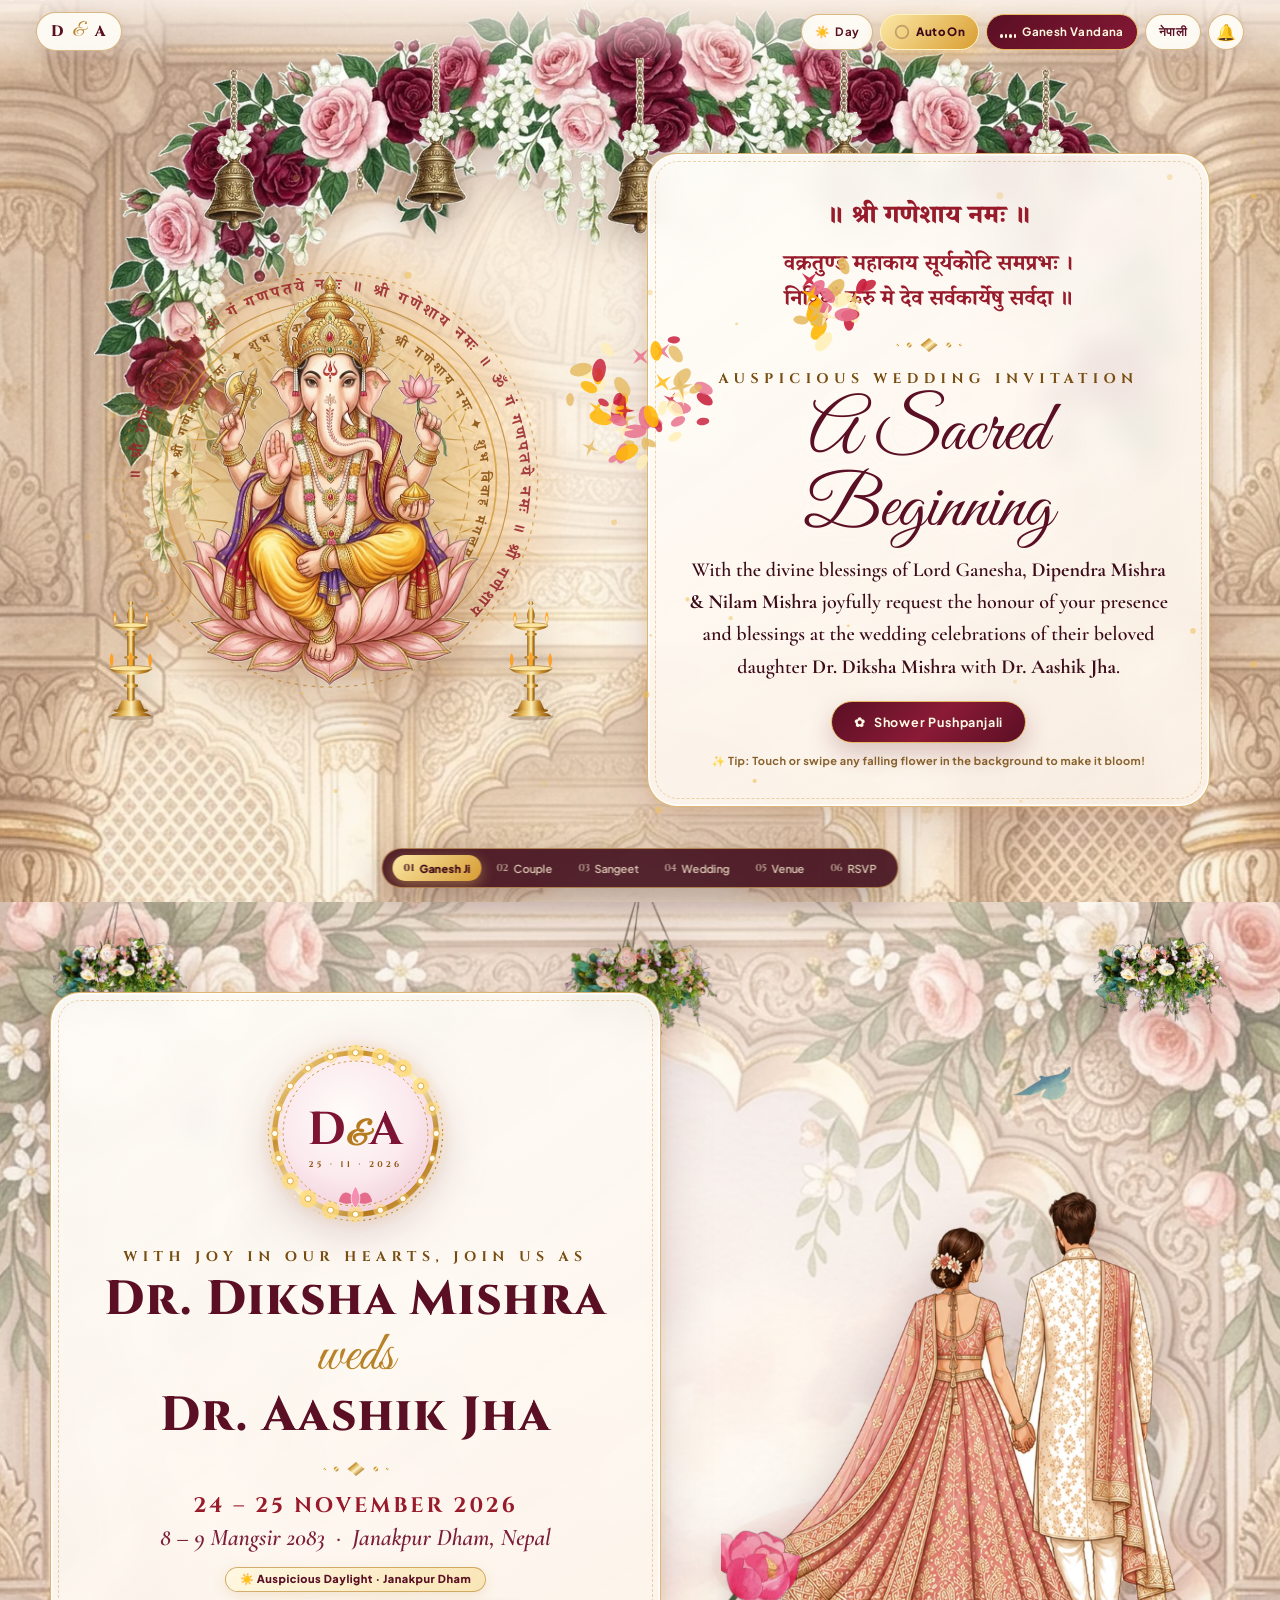
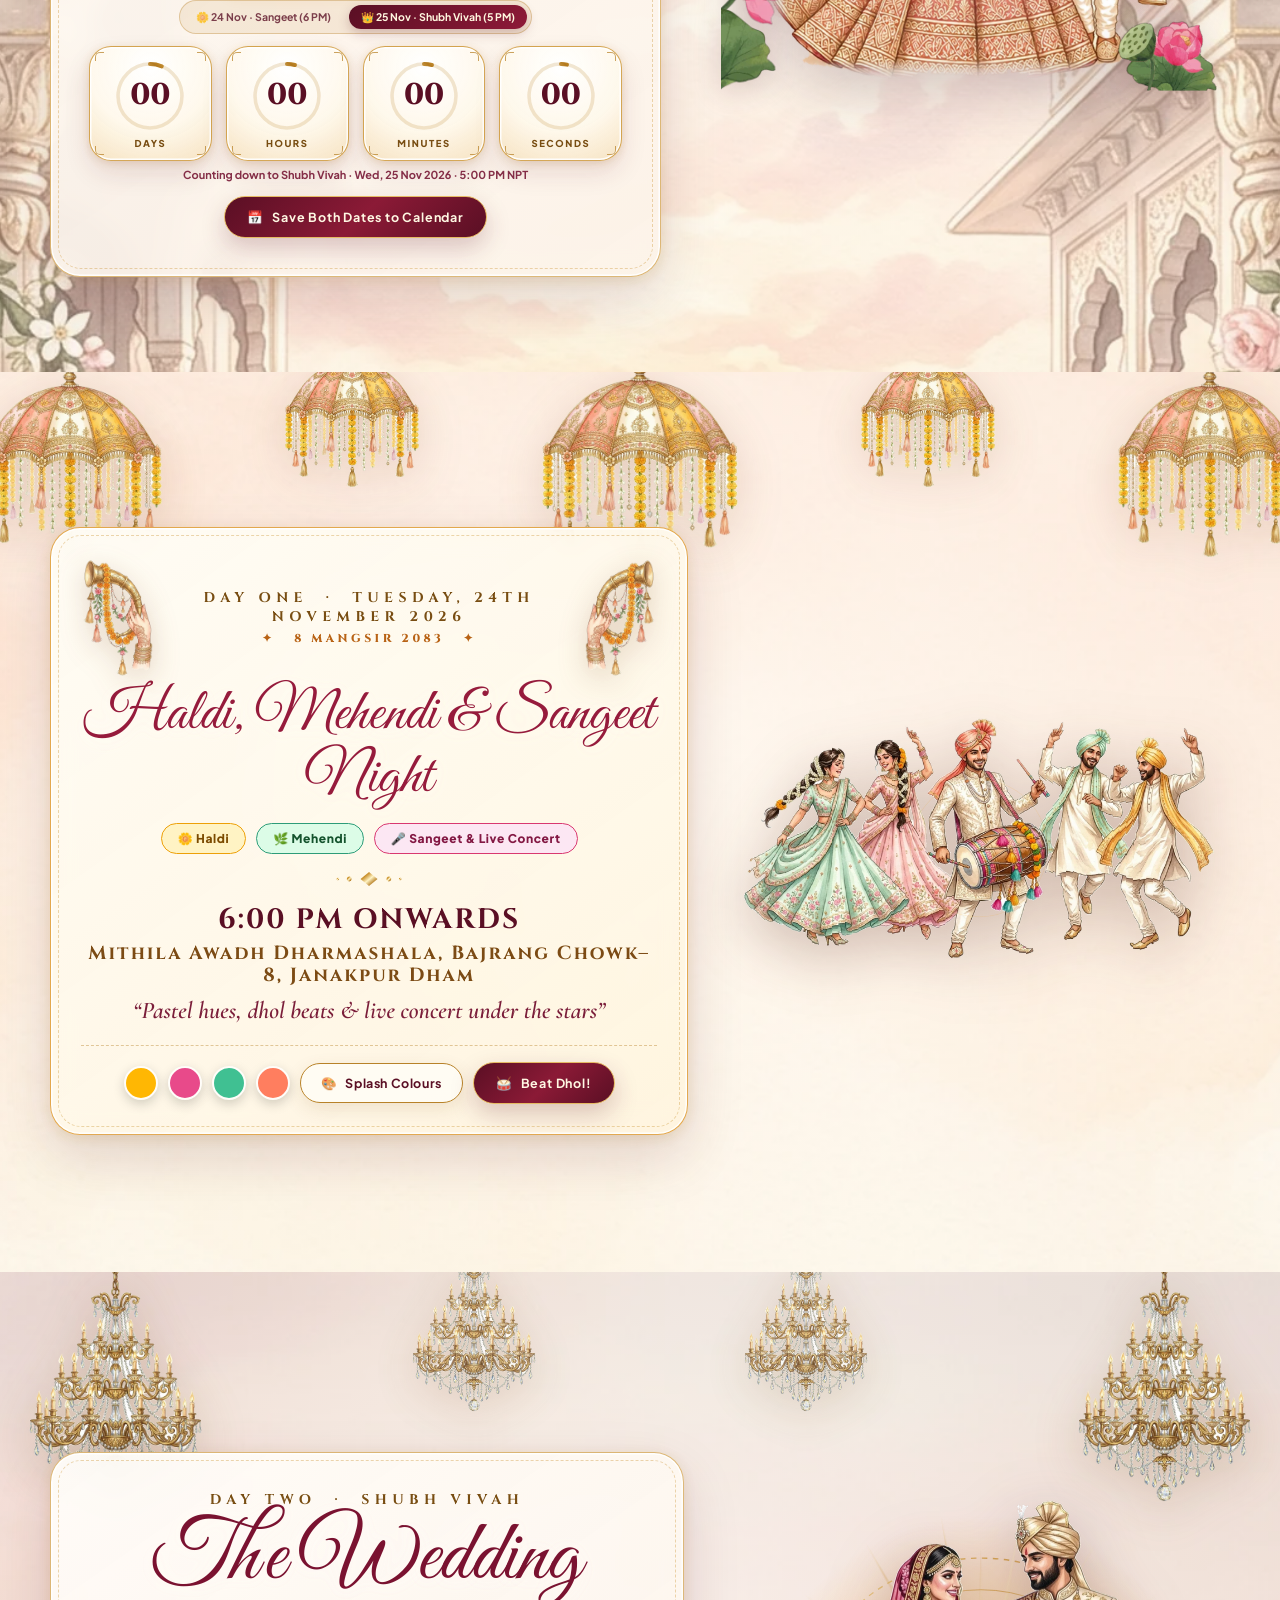
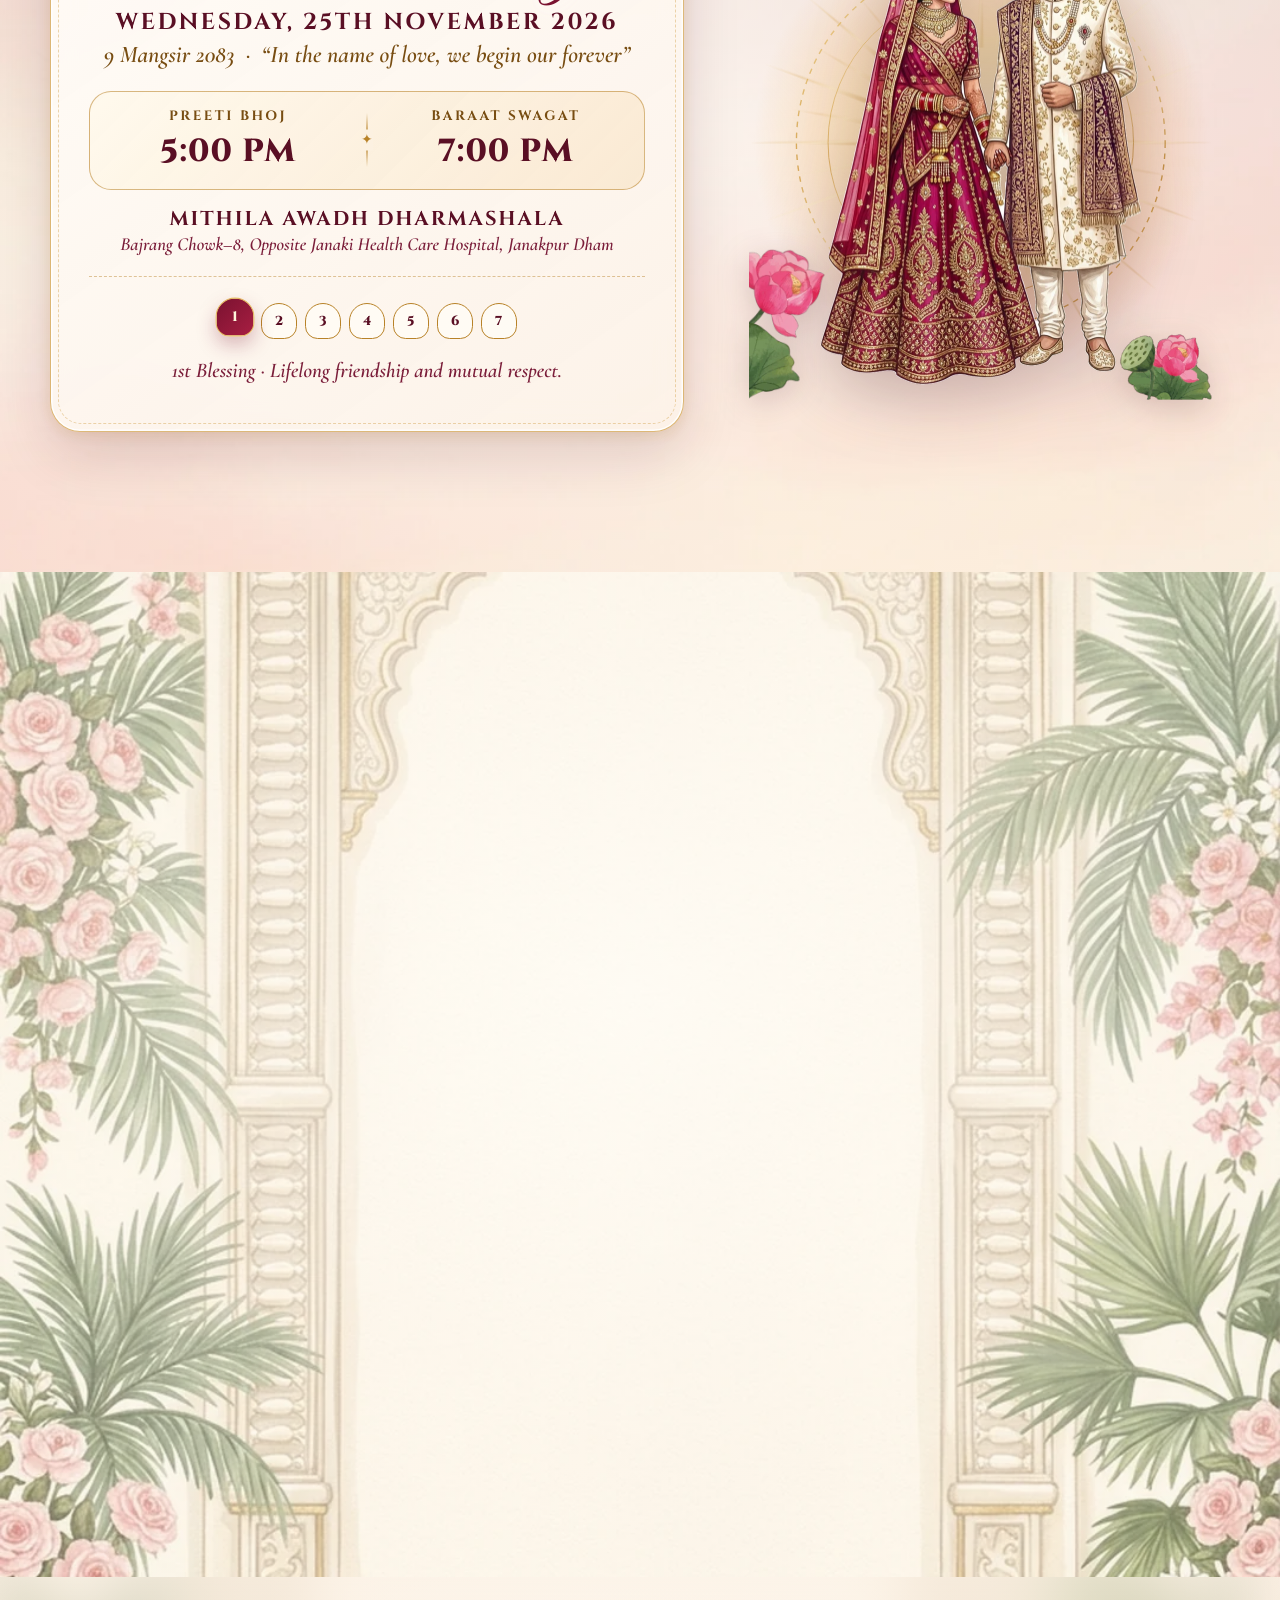
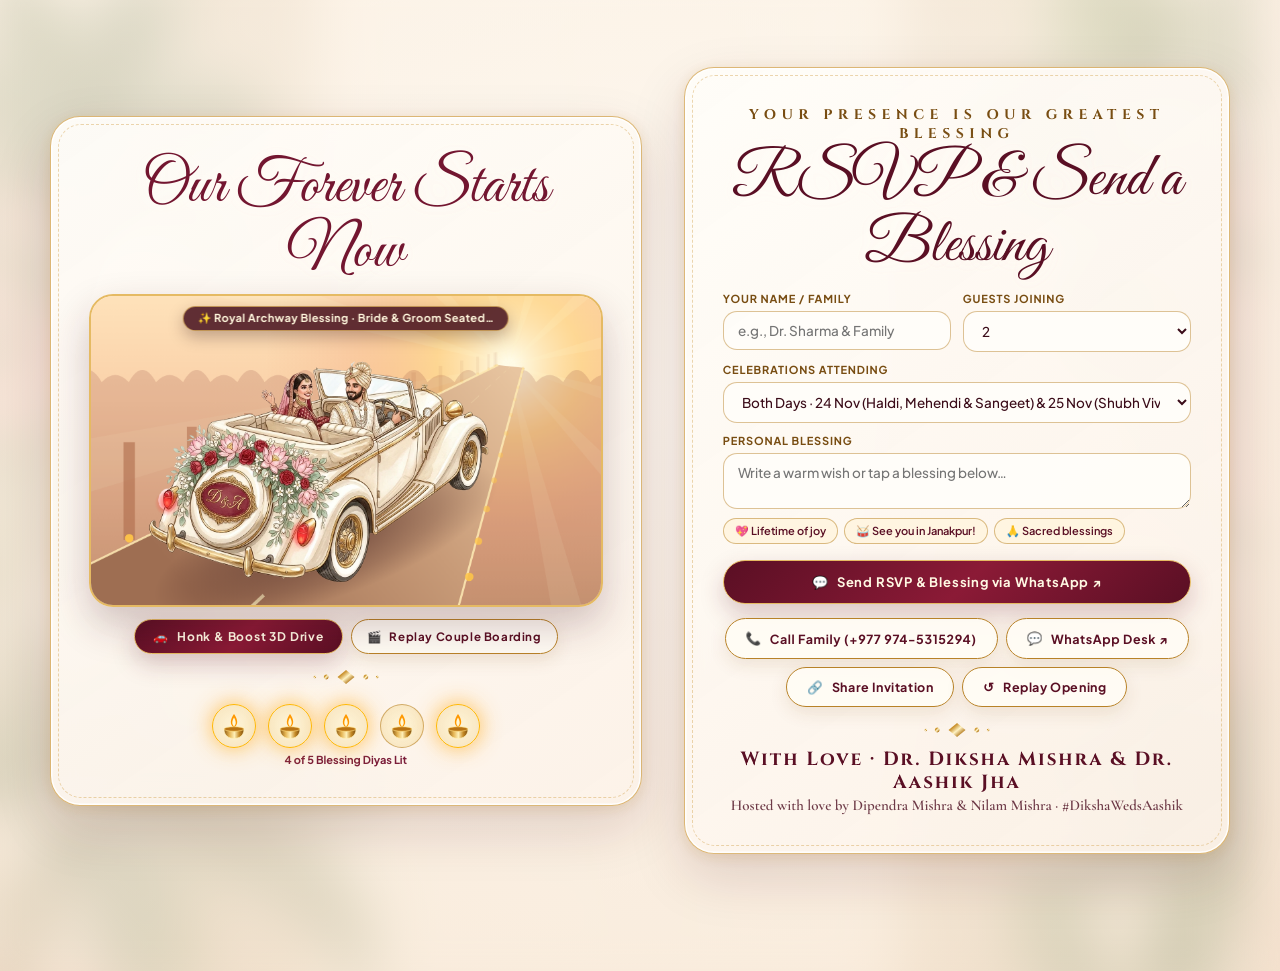
<file: events.html>
<!doctype html><html lang="en"><head><meta charset="utf-8"><meta name="viewport" content="width=device-width,initial-scale=1"><meta http-equiv="refresh" content="0;url=/"><title>Dr. Diksha Mishra &amp; Dr. Aashik Jha — Shubh Vivah</title></head><body><script>location.replace('/')</script><a href="/">Dr. Diksha Mishra &amp; Dr. Aashik Jha — Wedding Invitation</a></body></html>
</file>
<file: assets/couture/couture.css>
/* ==========================================================================
   DR. DIKSHA MISHRA & DR. AASHIK JHA — ROYAL COUTURE WEDDING WEBSITE
   dikshamishra.com.np · Unified Interactive Couture Edition
   ========================================================================== */

:root {
  --wine-deep: #3D0818;
  --wine-royal: #5A0F24;
  --wine-soft: #7B1E3A;
  --vermillion: #981B2B;
  --gold-deep: #784D12;
  --gold-warm: #B88228;
  --gold-foil: #E5BA63;
  --gold-pale: #FFF3C4;
  --ivory-pure: #FFFDF9;
  --ivory-warm: #FBF2EA;
  --ivory-blush: #F8E6DC;
  --haldi-gold: #EDA008;
  --rani-pink: #D93870;
  --mehendi-mint: #2D9C78;
  --ink-dark: #3B0C19;
  --ink-muted: #6E3A47;

  --font-royal: 'Cinzel', Georgia, serif;
  --font-script: 'Great Vibes', cursive;
  --font-editorial: 'Cormorant Garamond', Georgia, serif;
  --font-dev: 'Noto Serif Devanagari', Georgia, serif;
  --font-sans: 'Plus Jakarta Sans', -apple-system, BlinkMacSystemFont, sans-serif;

  --card-glass: linear-gradient(145deg, rgba(255, 253, 249, 0.94) 0%, rgba(252, 242, 232, 0.90) 100%);
  --card-shadow: 0 22px 56px rgba(72, 14, 28, 0.15), 0 3px 14px rgba(184, 130, 40, 0.16), inset 0 0 0 1.5px rgba(255, 255, 255, 0.90);
  --veil-bg: radial-gradient(ellipse at 50% 42%, rgba(255, 252, 246, 0.72) 0%, rgba(253, 244, 234, 0.48) 55%, rgba(248, 232, 218, 0.26) 100%);
  --bg-img-filter: none;
}

/* ---------- Time-Based Theme: Golden Dusk (5:00 PM – 7:14 PM) ---------- */
html[data-theme="dusk"] {
  --ivory-warm: #FCE8D5;
  --ivory-blush: #F7D4BC;
  --card-glass: linear-gradient(145deg, rgba(255, 249, 238, 0.94) 0%, rgba(252, 232, 210, 0.90) 100%);
  --card-shadow: 0 22px 58px rgba(96, 26, 18, 0.20), 0 4px 18px rgba(218, 132, 36, 0.24), inset 0 0 0 1.5px rgba(255, 244, 218, 0.92);
  --veil-bg: radial-gradient(ellipse at 50% 42%, rgba(255, 240, 218, 0.68) 0%, rgba(248, 210, 176, 0.44) 55%, rgba(196, 112, 82, 0.26) 100%);
  --bg-img-filter: sepia(0.14) saturate(1.22) contrast(1.03);
}

/* ---------- Time-Based Theme: Royal Starry Night (7:15 PM – 5:59 AM) ---------- */
html[data-theme="night"] {
  --wine-deep: #FFF5DC;
  --wine-royal: #FCE8A6;
  --wine-soft: #F3D292;
  --vermillion: #FFB870;
  --gold-deep: #F6CB72;
  --gold-warm: #E8B858;
  --gold-foil: #F7D078;
  --ivory-warm: #16040C;
  --ivory-blush: #220714;
  --ink-dark: #FFF6E4;
  --ink-muted: #E2C29B;
  --card-glass: linear-gradient(145deg, rgba(44, 8, 22, 0.91) 0%, rgba(26, 4, 14, 0.93) 100%);
  --card-shadow: 0 24px 64px rgba(0, 0, 0, 0.58), 0 0 28px rgba(229, 186, 99, 0.20), inset 0 0 0 1.5px rgba(247, 208, 120, 0.38);
  --veil-bg: radial-gradient(ellipse at 50% 42%, rgba(28, 5, 15, 0.56) 0%, rgba(20, 3, 11, 0.66) 58%, rgba(12, 2, 7, 0.78) 100%);
  --bg-img-filter: brightness(0.68) saturate(1.16) contrast(1.08);
}

html[data-theme="night"] #royal-topbar {
  background: linear-gradient(180deg, rgba(22, 4, 12, 0.90) 0%, rgba(22, 4, 12, 0.45) 68%, transparent 100%);
}

html[data-theme="night"] .brand-crest-btn,
html[data-theme="night"] .hud-pill:not(.active-music):not(.active-auto):not(.needs-tap) {
  background: rgba(42, 8, 22, 0.92);
  color: #FCE8A6;
  border-color: rgba(247, 208, 120, 0.58);
}

html[data-theme="night"] .script-display {
  color: #FFF3C8 !important;
  text-shadow: 0 2px 22px rgba(229, 186, 99, 0.45);
}

html[data-theme="night"] .sangeet-header-card {
  background: linear-gradient(145deg, rgba(48, 10, 25, 0.93), rgba(30, 5, 16, 0.94));
}

html[data-theme="night"] .vivah-schedule-box {
  background: linear-gradient(135deg, rgba(58, 11, 28, 0.92), rgba(36, 6, 18, 0.92));
  border-color: rgba(247, 208, 120, 0.55);
}

html[data-theme="night"] .vivah-sep::after {
  background: #2C0716;
}

html[data-theme="night"] .rsvp-input {
  background: rgba(24, 4, 13, 0.88);
  color: #FFF6E4;
  border-color: rgba(247, 208, 120, 0.45);
}

html[data-theme="night"] .blessing-chip,
html[data-theme="night"] .btn-gold-outline,
html[data-theme="night"] .guide-tab-btn:not(.active),
html[data-theme="night"] .petal-wish-btn:not(.selected) {
  background: rgba(52, 10, 26, 0.90);
  color: #FCE8A6;
  border-color: rgba(247, 208, 120, 0.55);
}

html[data-theme="night"] #ch6-finale {
  background: linear-gradient(180deg, #1C0510 0%, #12030A 100%);
}

*, *::before, *::after {
  box-sizing: border-box;
  margin: 0;
  padding: 0;
  -webkit-tap-highlight-color: transparent;
}

html {
  scroll-behavior: smooth;
  background: var(--ivory-warm);
  color: var(--wine-royal);
  font-family: var(--font-editorial);
  overflow-x: hidden;
}

body {
  background: var(--ivory-warm);
  color: var(--wine-royal);
  overflow-x: hidden;
  -webkit-font-smoothing: antialiased;
  text-rendering: geometricPrecision;
  position: relative;
}

body.gate-locked {
  overflow: hidden;
  height: 100dvh;
}

button, input, select, textarea {
  font: inherit;
  color: inherit;
}

button {
  cursor: pointer;
  background: none;
  border: none;
}

button:focus-visible, a:focus-visible, input:focus-visible, select:focus-visible, textarea:focus-visible {
  outline: 2px solid var(--gold-warm);
  outline-offset: 3px;
}

img {
  max-width: 100%;
  display: block;
  user-select: none;
  -webkit-user-drag: none;
}

[hidden] {
  display: none !important;
}

/* ==========================================================================
   GLOBAL AMBIENT VFX CANVASES & SCROLL PROGRESS RIBBON
   ========================================================================== */
#ambient-vfx-canvas,
#fg-bokeh-canvas {
  position: fixed;
  inset: 0;
  width: 100vw;
  height: 100vh;
  pointer-events: none;
}

#ambient-vfx-canvas {
  z-index: 35;
}

#fg-bokeh-canvas {
  z-index: 48;
}

#ios-duo-blur-veil {
  position: fixed;
  inset: 0;
  z-index: 89;
  pointer-events: none;
  opacity: 0;
  backdrop-filter: blur(0px) saturate(1);
  -webkit-backdrop-filter: blur(0px) saturate(1);
  background: radial-gradient(circle at 50% 48%, rgba(255, 250, 236, 0.35), rgba(90, 15, 36, 0.16));
  transition:
    opacity 1.6s cubic-bezier(0.22, 1, 0.36, 1) 0.15s,
    backdrop-filter 1.6s cubic-bezier(0.22, 1, 0.36, 1) 0.15s,
    -webkit-backdrop-filter 1.6s cubic-bezier(0.22, 1, 0.36, 1) 0.15s;
}

body.gate-locked #ios-duo-blur-veil {
  opacity: 1;
  backdrop-filter: blur(30px) saturate(1.75) brightness(1.08);
  -webkit-backdrop-filter: blur(30px) saturate(1.75) brightness(1.08);
}

body main {
  transition: transform 1.8s cubic-bezier(0.22, 1, 0.36, 1) 0.1s, filter 1.6s cubic-bezier(0.22, 1, 0.36, 1) 0.1s;
  transform-origin: 50% 45vh;
}

body.gate-locked main {
  transform: scale(1.055);
  filter: blur(14px) saturate(1.25);
}

#lens-bloom {
  position: fixed;
  inset: 0;
  z-index: 88;
  pointer-events: none;
  opacity: 0;
  transition: opacity 0.65s ease-out;
  mix-blend-mode: screen;
  background: radial-gradient(
    circle at 50% 48%,
    rgba(255, 252, 236, 0.96) 0%,
    rgba(255, 224, 158, 0.65) 38%,
    rgba(246, 184, 162, 0.25) 68%,
    transparent 92%
  );
}

#scroll-progress-bar {
  position: fixed;
  top: 0;
  left: 0;
  height: 3.5px;
  width: 0%;
  z-index: 75;
  background: linear-gradient(90deg, #B88228, #FCE8A6, #981B2B, #E5BA63);
  box-shadow: 0 0 12px rgba(229, 186, 99, 0.85);
  transition: width 0.08s linear;
}

/* ==========================================================================
   ULTRA-FAST iOS DUO-BLUR 3D ROYAL BI-FOLD JHAROKHA GATEFOLD OVERLAY
   ========================================================================== */
#royal-gatefold {
  position: fixed;
  inset: 0;
  width: 100vw;
  height: 100dvh;
  z-index: 95;
  perspective: 1800px;
  transform-style: preserve-3d;
  overflow: hidden;
  display: flex;
  align-items: center;
  justify-content: center;
  background: radial-gradient(circle at 50% 48%, rgba(255, 248, 236, 0.38), rgba(58, 10, 22, 0.48));
  backdrop-filter: blur(18px) saturate(1.4);
  -webkit-backdrop-filter: blur(18px) saturate(1.4);
  transition:
    visibility 0.1s linear 1.9s,
    opacity 0.9s cubic-bezier(0.22, 1, 0.36, 1) 0.95s,
    backdrop-filter 1.4s cubic-bezier(0.22, 1, 0.36, 1);
}

#royal-gatefold.unfolded {
  pointer-events: none;
  opacity: 0;
  visibility: hidden;
  backdrop-filter: blur(0px) saturate(1);
  -webkit-backdrop-filter: blur(0px) saturate(1);
}

.gate-wing {
  position: absolute;
  top: -2vh;
  width: 50.4vw;
  height: 104dvh;
  background: linear-gradient(160deg, #FFFDF9 0%, #F7E7D2 52%, #E8CBA9 100%);
  overflow: hidden;
  backface-visibility: hidden;
  will-change: transform, filter, opacity;
  transition:
    transform 1.75s cubic-bezier(0.65, 0, 0.35, 1),
    filter 1.5s cubic-bezier(0.22, 1, 0.36, 1) 0.2s,
    opacity 1.2s ease 0.55s;
  box-shadow: 0 24px 70px rgba(45, 8, 18, 0.42);
}

#gate-wing-left {
  left: 0;
  transform-origin: 0% 50%;
  border-right: 3px solid var(--gold-foil);
}

#gate-wing-right {
  right: 0;
  transform-origin: 100% 50%;
  border-left: 3px solid var(--gold-foil);
}

#royal-gatefold.unfolded #gate-wing-left {
  transform: rotateY(88deg) scale(1.12) translateZ(40px);
  filter: blur(16px) brightness(1.18);
  opacity: 0;
}

#royal-gatefold.unfolded #gate-wing-right {
  transform: rotateY(-88deg) scale(1.12) translateZ(40px);
  filter: blur(16px) brightness(1.18);
  opacity: 0;
}

.gate-lattice-svg {
  position: absolute;
  inset: 0;
  width: 100%;
  height: 100%;
  object-fit: cover;
  opacity: 0.92;
}

.gate-floral-drape {
  position: absolute;
  top: -18px;
  width: clamp(120px, 22vw, 280px);
  pointer-events: none;
  opacity: 0.92;
  filter: drop-shadow(0 12px 22px rgba(65, 16, 26, 0.22));
}

#gate-wing-left .gate-floral-drape {
  left: -18px;
}

#gate-wing-right .gate-floral-drape {
  right: -18px;
  transform: scaleX(-1);
}

.gate-sheen {
  position: absolute;
  inset: -40%;
  pointer-events: none;
  background: linear-gradient(
    115deg,
    rgba(255, 252, 238, 0) 34%,
    rgba(255, 249, 220, 0.68) 49%,
    rgba(235, 192, 108, 0.28) 54%,
    rgba(255, 252, 238, 0) 68%
  );
  transform: translate3d(var(--sheen-x, -30%), 0, 0);
  transition: transform 0.35s ease-out;
}

#gate-seam-shadow {
  position: absolute;
  left: 50%;
  top: 0;
  width: 64px;
  height: 100%;
  transform: translateX(-50%);
  background: linear-gradient(90deg, transparent, rgba(48, 8, 18, 0.34) 50%, transparent);
  pointer-events: none;
  transition: opacity 0.8s ease;
}

#royal-gatefold.unfolded #gate-seam-shadow {
  opacity: 0;
}

/* Central Royal Seal Hub */
#gate-center-hub {
  position: relative;
  z-index: 10;
  display: flex;
  flex-direction: column;
  align-items: center;
  text-align: center;
  padding: 28px 22px;
  max-width: min(92vw, 460px);
  background: radial-gradient(circle at 50% 50%, rgba(255, 253, 248, 0.96) 0%, rgba(251, 239, 224, 0.92) 76%, rgba(246, 228, 206, 0.82) 100%);
  border: 2px solid rgba(201, 144, 44, 0.72);
  border-radius: 34px;
  box-shadow:
    0 24px 64px rgba(52, 10, 22, 0.34),
    0 0 0 7px rgba(255, 251, 242, 0.65),
    inset 0 0 0 1.5px rgba(255, 255, 255, 0.95);
  transition: transform 1.5s cubic-bezier(0.22, 1, 0.36, 1), opacity 1.1s ease 0.1s, filter 1.3s ease;
}

#royal-gatefold.unfolded #gate-center-hub {
  transform: scale(1.28) translateZ(90px);
  filter: blur(18px);
  opacity: 0;
}

.gate-shloka {
  font-family: var(--font-dev);
  font-weight: 700;
  font-size: clamp(15px, 2.2vw, 19px);
  color: var(--vermillion);
  letter-spacing: 1.5px;
  margin-bottom: 6px;
}

.gate-eyebrow {
  font-family: var(--font-royal);
  font-weight: 700;
  font-size: 11px;
  letter-spacing: 4px;
  text-transform: uppercase;
  color: var(--gold-deep);
  margin-bottom: 12px;
}

#seal-unlock-btn {
  position: relative;
  width: clamp(134px, 26vw, 168px);
  height: clamp(134px, 26vw, 168px);
  border-radius: 50%;
  display: flex;
  align-items: center;
  justify-content: center;
  margin: 4px 0 14px;
  transition: transform 0.35s cubic-bezier(0.34, 1.56, 0.64, 1), filter 0.35s ease;
  animation: sealPulse 2.8s ease-in-out infinite;
}

#seal-unlock-btn:hover {
  transform: scale(1.07);
  filter: drop-shadow(0 0 24px rgba(229, 186, 99, 0.85));
}

#seal-unlock-btn:active {
  transform: scale(0.96);
}

@keyframes sealPulse {
  0%, 100% { filter: drop-shadow(0 12px 26px rgba(90, 15, 36, 0.38)) drop-shadow(0 0 12px rgba(229, 186, 99, 0.35)); }
  50% { filter: drop-shadow(0 16px 32px rgba(90, 15, 36, 0.48)) drop-shadow(0 0 28px rgba(229, 186, 99, 0.78)); }
}

.gate-couple-names {
  font-family: var(--font-royal);
  font-weight: 700;
  font-size: clamp(19px, 4.4vw, 25px);
  color: var(--wine-royal);
  letter-spacing: 1.5px;
  line-height: 1.25;
}

.gate-couple-names .script-weds {
  display: block;
  font-family: var(--font-script);
  font-weight: 400;
  font-size: clamp(28px, 5.5vw, 34px);
  color: var(--gold-warm);
  letter-spacing: 0;
  line-height: 0.95;
  margin: 2px 0;
}

.gate-dates-line {
  font-family: var(--font-royal);
  font-weight: 700;
  font-size: 12px;
  letter-spacing: 3px;
  color: var(--vermillion);
  margin-top: 8px;
}

.gate-cta-primary {
  margin-top: 14px;
  display: inline-flex;
  align-items: center;
  gap: 8px;
  background: linear-gradient(135deg, #6E122B 0%, #981B2B 50%, #5A0F24 100%);
  color: #FFF7DF;
  border: 1.8px solid var(--gold-foil);
  border-radius: 999px;
  padding: 11px 24px;
  font-family: var(--font-royal);
  font-weight: 700;
  font-size: 12px;
  letter-spacing: 2.2px;
  text-transform: uppercase;
  box-shadow: 0 10px 24px rgba(90, 15, 36, 0.28);
  transition: transform 0.25s ease, box-shadow 0.25s ease;
}

.gate-cta-primary:hover {
  transform: translateY(-2px);
  box-shadow: 0 14px 30px rgba(90, 15, 36, 0.38), 0 0 18px rgba(229, 186, 99, 0.55);
}

.gate-cta-muted {
  margin-top: 9px;
  font-family: var(--font-sans);
  font-size: 11px;
  font-weight: 600;
  color: var(--ink-muted);
  text-decoration: underline;
  text-underline-offset: 3px;
  opacity: 0.85;
}

.gate-cta-muted:hover {
  color: var(--wine-royal);
  opacity: 1;
}

.gate-auto-status {
  margin-top: 10px;
  font-family: var(--font-sans);
  font-size: 11px;
  font-weight: 700;
  letter-spacing: 1px;
  text-transform: uppercase;
  color: var(--gold-deep);
  opacity: 0.9;
}

#gate-auto-ring {
  transition: stroke-dashoffset 0.08s linear;
}

/* ==========================================================================
   PERSISTENT FLOATING ROYAL HEADER & CHAPTER DOCK
   ========================================================================== */
#royal-topbar {
  position: fixed;
  top: 0;
  left: 0;
  right: 0;
  z-index: 65;
  padding: max(12px, env(safe-area-inset-top)) clamp(14px, 3.5vw, 36px) 12px;
  display: flex;
  align-items: center;
  justify-content: space-between;
  gap: 10px;
  pointer-events: none;
  background: linear-gradient(180deg, rgba(251, 242, 234, 0.88) 0%, rgba(251, 242, 234, 0.42) 65%, transparent 100%);
}

#royal-topbar > * {
  pointer-events: auto;
}

.brand-crest-btn {
  display: inline-flex;
  align-items: center;
  gap: 8px;
  padding: 6px 14px;
  border-radius: 999px;
  background: rgba(255, 253, 248, 0.92);
  border: 1.5px solid rgba(184, 130, 40, 0.55);
  box-shadow: 0 6px 20px rgba(72, 14, 28, 0.10);
  backdrop-filter: blur(10px);
  font-family: var(--font-royal);
  font-weight: 800;
  font-size: 15px;
  letter-spacing: 1.5px;
  color: var(--wine-royal);
  text-decoration: none;
  transition: transform 0.25s ease, border-color 0.25s ease;
}

.brand-crest-btn:hover {
  transform: translateY(-1px);
  border-color: var(--gold-warm);
}

.brand-crest-btn .amp {
  font-family: var(--font-script);
  font-size: 20px;
  font-weight: 400;
  color: var(--gold-warm);
}

.hud-controls {
  display: flex;
  align-items: center;
  gap: 7px;
}

.hud-pill {
  display: inline-flex;
  align-items: center;
  justify-content: center;
  gap: 6px;
  height: 36px;
  padding: 0 13px;
  border-radius: 999px;
  background: rgba(255, 253, 248, 0.92);
  border: 1.5px solid rgba(184, 130, 40, 0.55);
  box-shadow: 0 6px 18px rgba(72, 14, 28, 0.10);
  backdrop-filter: blur(10px);
  font-family: var(--font-sans);
  font-weight: 700;
  font-size: 11.5px;
  letter-spacing: 0.4px;
  color: var(--wine-royal);
  transition: transform 0.22s ease, background 0.22s ease, border-color 0.22s ease;
}

.hud-pill:hover {
  transform: translateY(-2px);
  border-color: var(--gold-warm);
  background: #FFFDF9;
}

.hud-pill.icon-only {
  width: 36px;
  padding: 0;
  font-size: 16px;
}

.hud-pill.active-music {
  background: linear-gradient(135deg, #5A0F24, #841834);
  color: #FFF6DC;
  border-color: var(--gold-foil);
}

.hud-pill.active-auto {
  background: linear-gradient(135deg, #FCE8A6 0%, #D99E32 100%);
  color: #3D0818;
  border-color: #FFF3C4;
  font-weight: 800;
  box-shadow: 0 6px 18px rgba(217, 158, 50, 0.35);
}

.auto-ring-svg {
  flex-shrink: 0;
}

.hud-pill.needs-tap {
  background: linear-gradient(135deg, #FCE8A6 0%, #D99E32 100%);
  color: #3D0818;
  border-color: #FFF3C4;
  animation: tapForSound 1.1s ease-in-out infinite;
}

.hud-pill.needs-tap .pill-text-desktop {
  display: inline !important;
}

@keyframes tapForSound {
  0%, 100% { box-shadow: 0 0 0 0 rgba(229, 186, 99, 0.7); transform: scale(1); }
  50% { box-shadow: 0 0 0 10px rgba(229, 186, 99, 0); transform: scale(1.05); }
}

/* ---------- Short / landscape screens (phones turned sideways, small laptops) ---------- */
@media (max-height: 560px) {
  html { scroll-snap-type: none; }

  #gate-center-hub {
    max-height: 94dvh;
    overflow-y: auto;
    padding: 12px 18px;
    max-width: min(92vw, 520px);
  }

  #gate-center-hub .gate-shloka,
  #gate-center-hub .gate-eyebrow,
  #gate-auto-hint { display: none; }

  #seal-unlock-btn {
    width: 84px;
    height: 84px;
    margin: 0 0 6px;
  }

  .gate-couple-names { font-size: 17px; }
  .gate-couple-names .script-weds { font-size: 22px; display: inline; margin: 0 6px; }
  .gate-cta-primary { margin-top: 8px; padding: 8px 18px; }

  .couture-chapter {
    min-height: 100svh;
    padding-top: 70px;
    padding-bottom: 76px;
  }

  #royal-topbar { padding-top: 6px; padding-bottom: 6px; }
  .hud-pill { height: 30px; }
  #chapter-dock { bottom: 6px; padding: 3px 8px; }
  .getaway-3d-viewport { max-width: 420px; }
}

/* 4-Bar Animated Equalizer Inside Music Pill */
.eq-bars {
  display: inline-flex;
  align-items: flex-end;
  gap: 2px;
  height: 13px;
}

.eq-bars i {
  display: block;
  width: 2.5px;
  height: 4px;
  border-radius: 2px;
  background: currentColor;
  transition: height 0.2s ease;
}

.active-music .eq-bars i:nth-child(1) { animation: eqBounce 0.62s ease-in-out infinite alternate; }
.active-music .eq-bars i:nth-child(2) { animation: eqBounce 0.48s ease-in-out 0.15s infinite alternate; }
.active-music .eq-bars i:nth-child(3) { animation: eqBounce 0.74s ease-in-out 0.28s infinite alternate; }
.active-music .eq-bars i:nth-child(4) { animation: eqBounce 0.55s ease-in-out 0.08s infinite alternate; }

@keyframes eqBounce {
  0% { height: 3px; }
  100% { height: 13px; }
}

/* Floating Bottom Quick-Jump Chapter Dock */
#chapter-dock {
  position: fixed;
  bottom: max(12px, env(safe-area-inset-bottom));
  left: 50%;
  transform: translateX(-50%);
  z-index: 65;
  display: flex;
  align-items: center;
  gap: 4px;
  padding: 6px 10px;
  border-radius: 999px;
  background: rgba(61, 8, 24, 0.88);
  border: 1.5px solid rgba(229, 186, 99, 0.62);
  box-shadow: 0 14px 36px rgba(42, 6, 16, 0.34);
  backdrop-filter: blur(14px);
  max-width: 95vw;
  overflow-x: auto;
  scrollbar-width: none;
}

#chapter-dock::-webkit-scrollbar {
  display: none;
}

.dock-btn {
  display: inline-flex;
  align-items: center;
  gap: 5px;
  padding: 6px 11px;
  border-radius: 999px;
  font-family: var(--font-sans);
  font-size: 11px;
  font-weight: 600;
  color: rgba(255, 243, 214, 0.78);
  white-space: nowrap;
  transition: background 0.28s ease, color 0.28s ease, transform 0.22s ease;
}

.dock-btn:hover {
  color: #FFF8E6;
}

.dock-btn.active {
  background: linear-gradient(135deg, #FCE8A6 0%, #D69B32 100%);
  color: #3D0818;
  font-weight: 800;
  box-shadow: 0 4px 14px rgba(229, 186, 99, 0.45);
}

.dock-num {
  font-family: var(--font-royal);
  font-size: 10px;
  opacity: 0.82;
}

/* Toast Notification */
#royal-toast {
  position: fixed;
  bottom: calc(max(12px, env(safe-area-inset-bottom)) + 56px);
  left: 50%;
  transform: translateX(-50%) translateY(14px);
  z-index: 85;
  padding: 9px 18px;
  border-radius: 999px;
  background: linear-gradient(135deg, #4E0B1E, #7A1530);
  color: #FFF7DF;
  border: 1.5px solid var(--gold-foil);
  box-shadow: 0 12px 30px rgba(45, 8, 18, 0.35);
  font-family: var(--font-sans);
  font-size: 11.5px;
  font-weight: 600;
  line-height: 1.35;
  text-align: center;
  max-width: min(88vw, 480px);
  opacity: 0;
  pointer-events: none;
  transition: opacity 0.28s ease, transform 0.28s cubic-bezier(0.34, 1.56, 0.64, 1);
}

#royal-toast.visible {
  opacity: 1;
  transform: translateX(-50%) translateY(0);
}

/* ==========================================================================
   SHARED CHAPTER SCAFFOLDING & TYPOGRAPHY SYSTEM
   ========================================================================== */
.couture-chapter {
  position: relative;
  min-height: 100svh;
  scroll-snap-align: start;
  width: 100%;
  overflow: hidden;
  display: flex;
  flex-direction: column;
  align-items: center;
  justify-content: center;
  padding: clamp(82px, 10vh, 110px) clamp(14px, 3.8vw, 46px) clamp(86px, 10.5vh, 108px);
  isolation: isolate;
}

/* Dual-layer responsive art backdrop: blurred ambient fill + crisp palace painting */
.chapter-bg-ambient {
  position: absolute;
  inset: -32px;
  width: calc(100% + 64px);
  height: calc(100% + 64px);
  object-fit: cover;
  filter: blur(26px) saturate(1.12);
  opacity: 0.42;
  z-index: -3;
  pointer-events: none;
}

.chapter-bg-main {
  position: absolute;
  inset: 0;
  width: 100%;
  height: 100%;
  object-fit: cover;
  object-position: center top;
  z-index: -2;
  pointer-events: none;
  filter: var(--bg-img-filter);
  transition: transform 8s ease-out, filter 0.65s ease;
}

.couture-chapter.in-view .chapter-bg-main {
  transform: scale(1.035);
}

.chapter-veil {
  position: absolute;
  inset: 0;
  z-index: -1;
  pointer-events: none;
  background: var(--veil-bg);
  transition: background 0.65s ease;
}

.flower-interactive-hint {
  margin-top: 12px;
  font-family: var(--font-sans);
  font-size: 11px;
  font-weight: 700;
  letter-spacing: 0.4px;
  color: var(--gold-deep);
  opacity: 0.88;
}

/* Couture Typography Primitives */
.eyebrow-royal {
  font-family: var(--font-royal);
  font-weight: 700;
  font-size: clamp(11px, 1.4vw, 14px);
  letter-spacing: clamp(3px, 0.5vw, 5.5px);
  text-transform: uppercase;
  color: var(--gold-deep);
}

.script-display {
  font-family: var(--font-script);
  font-weight: 400;
  color: var(--wine-royal);
  line-height: 1.06;
  text-shadow: 0 2px 18px rgba(255, 251, 244, 0.95);
}

.serif-display {
  font-family: var(--font-royal);
  font-weight: 700;
  color: var(--wine-royal);
  letter-spacing: 2px;
  line-height: 1.18;
}

.editorial-lead {
  font-family: var(--font-editorial);
  font-style: italic;
  font-weight: 600;
  font-size: clamp(18px, 2.2vw, 24px);
  line-height: 1.45;
  color: var(--wine-soft);
}

.body-copy {
  font-family: var(--font-editorial);
  font-weight: 600;
  font-size: clamp(16.5px, 1.8vw, 20px);
  line-height: 1.62;
  color: var(--ink-dark);
}

.gold-divider-svg {
  width: min(340px, 78vw);
  height: 22px;
  margin: 14px auto;
  display: block;
}

/* Couture Frosted Ivory-Gold Card */
.couture-card {
  background: var(--card-glass);
  border: 1.8px solid rgba(201, 144, 44, 0.62);
  border-radius: 30px;
  padding: clamp(22px, 3.5vw, 38px);
  box-shadow: var(--card-shadow);
  backdrop-filter: blur(12px);
  position: relative;
}

.couture-card::before {
  content: "";
  position: absolute;
  inset: 7px;
  border-radius: 23px;
  border: 1px dashed rgba(201, 144, 44, 0.36);
  pointer-events: none;
}

.royal-shimmer-card {
  overflow: hidden;
}

.royal-shimmer-card::after {
  content: "";
  position: absolute;
  top: -50%;
  left: -120%;
  width: 65%;
  height: 200%;
  background: linear-gradient(
    115deg,
    transparent 20%,
    rgba(255, 249, 224, 0.52) 50%,
    transparent 80%
  );
  transform: rotate(18deg);
  pointer-events: none;
  animation: royalCardSheen 7.5s ease-in-out infinite;
}

@keyframes royalCardSheen {
  0%, 55% { left: -120%; }
  100% { left: 165%; }
}

/* Reveal-on-scroll Stagger System */
.reveal-up {
  opacity: 0;
  transform: translate3d(0, 28px, 0);
  transition: opacity 0.9s cubic-bezier(0.22, 1, 0.36, 1), transform 0.95s cubic-bezier(0.22, 1, 0.36, 1);
}

.in-view .reveal-up {
  opacity: 1;
  transform: translate3d(0, 0, 0);
}

.delay-1 { transition-delay: 0.10s; }
.delay-2 { transition-delay: 0.20s; }
.delay-3 { transition-delay: 0.30s; }
.delay-4 { transition-delay: 0.40s; }
.delay-5 { transition-delay: 0.50s; }

/* Couture Action Buttons */
.btn-royal {
  display: inline-flex;
  align-items: center;
  justify-content: center;
  gap: 8px;
  padding: 12px 22px;
  border-radius: 999px;
  background: linear-gradient(135deg, #5A0F24 0%, #8B1A36 52%, #5A0F24 100%);
  color: #FFF8E3;
  border: 1.6px solid var(--gold-foil);
  font-family: var(--font-sans);
  font-weight: 700;
  font-size: 12.5px;
  letter-spacing: 0.8px;
  text-decoration: none;
  box-shadow: 0 10px 24px rgba(90, 15, 36, 0.22);
  transition: transform 0.25s cubic-bezier(0.34, 1.56, 0.64, 1), box-shadow 0.25s ease;
}

.btn-royal:hover {
  transform: translateY(-3px);
  box-shadow: 0 14px 30px rgba(90, 15, 36, 0.32), 0 0 16px rgba(229, 186, 99, 0.55);
}

.btn-gold-outline {
  display: inline-flex;
  align-items: center;
  justify-content: center;
  gap: 8px;
  padding: 11px 20px;
  border-radius: 999px;
  background: rgba(255, 252, 245, 0.92);
  color: var(--wine-royal);
  border: 1.6px solid var(--gold-warm);
  font-family: var(--font-sans);
  font-weight: 700;
  font-size: 12.5px;
  letter-spacing: 0.6px;
  text-decoration: none;
  box-shadow: 0 6px 18px rgba(120, 77, 18, 0.12);
  transition: transform 0.25s ease, background 0.25s ease, box-shadow 0.25s ease;
}

.btn-gold-outline:hover {
  transform: translateY(-2px);
  background: linear-gradient(135deg, #FFF7DF, #FCE6A6);
  box-shadow: 0 10px 24px rgba(184, 130, 40, 0.24);
}

/* ==========================================================================
   CHAPTER 1: DIVINE BHAGWAN TEMPLE SANCTUARY & PUSHPAANJALI BLESSING
   ========================================================================== */
.top-floral-arch-wrap {
  position: absolute;
  top: -14px;
  left: 50%;
  transform: translateX(-50%);
  width: min(1120px, 114vw);
  z-index: 6;
  pointer-events: none;
}

.top-floral-arch-img {
  width: 100%;
  height: auto;
  filter: drop-shadow(0 12px 24px rgba(60, 15, 22, 0.22));
}

.interactive-bells-row {
  position: absolute;
  top: 14%;
  left: 11%;
  right: 11%;
  display: flex;
  justify-content: space-between;
  align-items: flex-start;
  pointer-events: none;
}

.hanging-bell-btn {
  pointer-events: auto;
  width: clamp(32px, 5.2vw, 62px);
  transform-origin: 50% 0%;
  filter: drop-shadow(0 8px 16px rgba(55, 22, 12, 0.28));
  animation: gentleBellSway 3.8s ease-in-out infinite alternate;
  transition: filter 0.25s ease;
}

.hanging-bell-btn:nth-child(2) { margin-top: -18px; animation-duration: 4.3s; animation-delay: -1.1s; }
.hanging-bell-btn:nth-child(3) { margin-top: -12px; width: clamp(36px, 5.8vw, 68px); animation-duration: 3.5s; animation-delay: -2.0s; }
.hanging-bell-btn:nth-child(4) { margin-top: -18px; animation-duration: 4.1s; animation-delay: -0.6s; }
.hanging-bell-btn:nth-child(5) { animation-duration: 3.9s; animation-delay: -1.7s; }

.hanging-bell-btn:hover {
  filter: drop-shadow(0 8px 20px rgba(229, 186, 99, 0.85));
}

.hanging-bell-btn.ring-impulse {
  animation: activeBellStrike 1.15s cubic-bezier(0.22, 1, 0.36, 1) !important;
}

@keyframes gentleBellSway {
  0% { transform: rotate(-4.5deg); }
  100% { transform: rotate(4.5deg); }
}

@keyframes activeBellStrike {
  0% { transform: rotate(0deg); }
  15% { transform: rotate(22deg); }
  35% { transform: rotate(-18deg); }
  55% { transform: rotate(12deg); }
  75% { transform: rotate(-7deg); }
  100% { transform: rotate(0deg); }
}

.ch1-grid {
  position: relative;
  z-index: 8;
  width: min(1140px, 100%);
  display: grid;
  grid-template-columns: 1fr 1.08fr;
  align-items: center;
  gap: clamp(24px, 4.5vw, 56px);
  margin-top: clamp(44px, 7vh, 80px);
}

/* Sacred Ganesha Mandala Sanctuary Rig */
.ganesha-sanctuary-stage {
  position: relative;
  width: min(460px, 88vw);
  aspect-ratio: 1 / 1.05;
  margin: 0 auto;
  display: flex;
  align-items: center;
  justify-content: center;
}

.mantra-halo-svg {
  position: absolute;
  inset: -4%;
  width: 108%;
  height: 108%;
  pointer-events: none;
}

.spin-cw {
  transform-origin: 350px 350px;
  animation: spin360 54s linear infinite;
}

.spin-ccw {
  transform-origin: 350px 350px;
  animation: spin360Rev 42s linear infinite;
}

.spin-rays {
  transform-origin: 350px 350px;
  animation: spin360 75s linear infinite;
}

@keyframes spin360 { to { transform: rotate(360deg); } }
@keyframes spin360Rev { to { transform: rotate(-360deg); } }

.ganesha-interactive-btn {
  position: relative;
  z-index: 5;
  width: 68%;
  transition: transform 0.45s cubic-bezier(0.34, 1.56, 0.64, 1), filter 0.45s ease;
  filter: drop-shadow(0 18px 30px rgba(85, 32, 18, 0.28));
  animation: ganeshaFloat 4.5s ease-in-out infinite;
}

.ganesha-interactive-btn:hover {
  transform: scale(1.04);
  filter: drop-shadow(0 18px 36px rgba(229, 186, 99, 0.72));
}

.ganesha-interactive-btn.blessed-glow {
  filter: drop-shadow(0 0 42px rgba(255, 215, 100, 0.98)) drop-shadow(0 16px 28px rgba(152, 27, 43, 0.35));
}

@keyframes ganeshaFloat {
  0%, 100% { transform: translateY(0px); }
  50% { transform: translateY(-7px); }
}

/* Interactive Brass Samai Pedestal Lamps */
.samai-lamp-btn {
  position: absolute;
  bottom: -6px;
  width: clamp(58px, 13%, 84px);
  z-index: 7;
  filter: drop-shadow(0 10px 18px rgba(68, 34, 10, 0.26));
  transition: transform 0.3s ease, filter 0.3s ease;
}

.samai-lamp-btn.left { left: 0; }
.samai-lamp-btn.right { right: 0; }

.samai-lamp-btn:hover {
  transform: scale(1.06);
  filter: drop-shadow(0 0 22px rgba(255, 190, 68, 0.8));
}

.samai-flame-group {
  opacity: 0.92;
  transform-origin: 90px 130px;
  animation: samaiFlicker 1.2s ease-in-out infinite alternate;
}

.samai-lamp-btn.boosted .samai-flame-group {
  filter: drop-shadow(0 0 18px #FFB703);
  transform: scale(1.22);
}

@keyframes samaiFlicker {
  0% { transform: scaleY(0.95) skewX(-2deg); }
  100% { transform: scaleY(1.08) skewX(2deg); }
}

.shloka-sanskrit {
  font-family: var(--font-dev);
  font-weight: 700;
  font-size: clamp(17px, 2vw, 22px);
  line-height: 1.6;
  color: var(--vermillion);
  margin: 8px 0 4px;
}

/* ==========================================================================
   CHAPTER 2: BRIDE'S COURTYARD REVEAL, MIRROR CREST & LIVE COUNTDOWN
   ========================================================================== */
.ch2-layout {
  position: relative;
  z-index: 8;
  width: min(1180px, 100%);
  display: grid;
  grid-template-columns: 1.08fr 0.92fr;
  align-items: center;
  gap: clamp(24px, 4vw, 48px);
}

/* Swinging Top Baskets & Flying Birds */
.courtyard-sky-decor {
  position: absolute;
  inset: 0;
  pointer-events: none;
  z-index: 3;
  overflow: hidden;
}

.hanging-basket {
  position: absolute;
  top: -8px;
  transform-origin: 50% 0%;
  filter: drop-shadow(0 10px 20px rgba(90, 30, 40, 0.18));
}

.hanging-basket.b-left { left: 4%; width: clamp(78px, 11vw, 138px); animation: gentleBellSway 5.2s ease-in-out infinite alternate; }
.hanging-basket.b-center { left: 44%; width: clamp(88px, 12.5vw, 156px); animation: gentleBellSway 4.6s ease-in-out -1.5s infinite alternate; }
.hanging-basket.b-right { right: 4%; width: clamp(78px, 11vw, 138px); animation: gentleBellSway 5.0s ease-in-out -2.7s infinite alternate; }

.flying-bird {
  position: absolute;
  width: clamp(38px, 5.5vw, 68px);
  opacity: 0.88;
  animation: birdGlide 14s ease-in-out infinite alternate;
}

.flying-bird.fb-1 { top: 16%; left: 12%; animation-duration: 13s; }
.flying-bird.fb-2 { top: 11%; left: 26%; width: clamp(28px, 4vw, 50px); animation-duration: 16s; animation-delay: -4s; }
.flying-bird.fb-3 { top: 15%; right: 16%; animation-duration: 15s; animation-delay: -2s; }

@keyframes birdGlide {
  0% { transform: translate3d(-18px, 8px, 0) rotate(-3deg) scaleY(0.94); }
  50% { transform: translate3d(24px, -12px, 0) rotate(2deg) scaleY(1.06); }
  100% { transform: translate3d(58px, 4px, 0) rotate(-2deg) scaleY(0.96); }
}

/* Illuminated 20-Bulb Edison Couture Mirror Crest */
.bulb-mirror-crest {
  width: clamp(150px, 20vw, 205px);
  height: clamp(150px, 20vw, 205px);
  margin: 0 auto 12px;
  cursor: pointer;
  transform-origin: 50% 0%;
  animation: gentleBellSway 5.5s ease-in-out infinite alternate;
  filter: drop-shadow(0 12px 24px rgba(110, 45, 55, 0.22));
}

.couple-hero-names {
  text-align: center;
}

.couple-hero-names .bride-groom-title {
  font-family: var(--font-royal);
  font-weight: 800;
  font-size: clamp(28px, 4.2vw, 48px);
  color: var(--wine-royal);
  letter-spacing: 1.5px;
  line-height: 1.14;
}

.couple-hero-names .weds-script {
  font-family: var(--font-script);
  font-size: clamp(38px, 4.8vw, 56px);
  color: var(--gold-warm);
  line-height: 0.96;
  margin: 4px 0;
}

/* Live Royal Countdown Meta Bar, Switcher & 3D Gold-Foil Medallion Tiles */
.countdown-meta-bar {
  display: flex;
  flex-direction: column;
  align-items: center;
  gap: 8px;
  margin: 12px 0 6px;
}

.tod-greeting-badge {
  display: inline-flex;
  align-items: center;
  gap: 6px;
  padding: 5px 14px;
  border-radius: 999px;
  background: linear-gradient(135deg, rgba(255, 248, 224, 0.92), rgba(248, 226, 172, 0.85));
  border: 1.2px solid rgba(184, 130, 40, 0.62);
  font-family: var(--font-sans);
  font-size: 11px;
  font-weight: 800;
  letter-spacing: 0.5px;
  color: #5A0F24;
  box-shadow: 0 4px 14px rgba(184, 130, 40, 0.16);
}

html[data-theme="night"] .tod-greeting-badge {
  background: linear-gradient(135deg, rgba(64, 14, 32, 0.94), rgba(40, 8, 20, 0.94));
  color: #FCE8A6;
  border-color: rgba(247, 208, 120, 0.65);
}

.cd-event-switcher {
  display: inline-flex;
  flex-wrap: wrap;
  justify-content: center;
  gap: 6px;
  padding: 4px;
  border-radius: 999px;
  background: rgba(184, 130, 40, 0.12);
  border: 1px solid rgba(184, 130, 40, 0.35);
}

.cd-evt-btn {
  padding: 5px 12px;
  border-radius: 999px;
  font-family: var(--font-sans);
  font-size: 10.5px;
  font-weight: 700;
  color: var(--wine-royal);
  opacity: 0.78;
  transition: all 0.25s ease;
}

.cd-evt-btn.active {
  background: linear-gradient(135deg, #5A0F24, #8E1A38);
  color: #FFF7DF;
  opacity: 1;
  box-shadow: 0 4px 12px rgba(90, 15, 36, 0.25);
}

html[data-theme="night"] .cd-evt-btn.active {
  background: linear-gradient(135deg, #FCE8A6, #D99E32);
  color: #2B0512;
}

.countdown-royal-grid {
  display: grid;
  grid-template-columns: repeat(4, 1fr);
  gap: clamp(8px, 1.5vw, 14px);
  margin: 12px 0 8px;
}

.cd-tile {
  position: relative;
  overflow: hidden;
  background:
    radial-gradient(circle at 50% 18%, rgba(255, 255, 255, 0.96) 0%, rgba(255, 249, 236, 0.92) 56%, rgba(245, 224, 188, 0.88) 100%);
  border: 1.8px solid rgba(201, 144, 44, 0.78);
  border-radius: 22px;
  padding: 12px 6px 10px;
  text-align: center;
  box-shadow:
    0 12px 26px rgba(90, 15, 36, 0.12),
    0 2px 8px rgba(184, 130, 40, 0.20),
    inset 0 0 0 1.5px rgba(255, 255, 255, 0.92);
  transition: transform 0.28s cubic-bezier(0.34, 1.56, 0.64, 1), box-shadow 0.28s ease;
}

.cd-tile:hover {
  transform: translateY(-4px) scale(1.03);
  box-shadow:
    0 16px 32px rgba(90, 15, 36, 0.18),
    0 0 18px rgba(229, 186, 99, 0.52),
    inset 0 0 0 1.5px rgba(255, 255, 255, 0.95);
}

html[data-theme="night"] .cd-tile {
  background:
    radial-gradient(circle at 50% 18%, rgba(68, 14, 34, 0.95) 0%, rgba(38, 7, 20, 0.95) 65%, rgba(24, 4, 12, 0.96) 100%);
  border-color: rgba(247, 208, 120, 0.72);
  box-shadow:
    0 14px 30px rgba(0, 0, 0, 0.48),
    0 0 18px rgba(229, 186, 99, 0.18),
    inset 0 0 0 1px rgba(255, 240, 195, 0.25);
}

.cd-corner {
  position: absolute;
  width: 9px;
  height: 9px;
  border-color: var(--gold-warm);
  border-style: solid;
  opacity: 0.72;
  pointer-events: none;
}
.cd-corner.tl { top: 5px; left: 5px; border-width: 1.8px 0 0 1.8px; border-top-left-radius: 5px; }
.cd-corner.tr { top: 5px; right: 5px; border-width: 1.8px 1.8px 0 0; border-top-right-radius: 5px; }
.cd-corner.bl { bottom: 5px; left: 5px; border-width: 0 0 1.8px 1.8px; border-bottom-left-radius: 5px; }
.cd-corner.br { bottom: 5px; right: 5px; border-width: 0 1.8px 1.8px 0; border-bottom-right-radius: 5px; }

.cd-ring-wrap {
  position: relative;
  width: clamp(56px, 7.2vw, 74px);
  height: clamp(56px, 7.2vw, 74px);
  margin: 0 auto;
  display: flex;
  align-items: center;
  justify-content: center;
}

.cd-ring-svg {
  position: absolute;
  inset: 0;
  width: 100%;
  height: 100%;
  transform: rotate(-90deg);
}

.cd-ring-track {
  fill: none;
  stroke: rgba(184, 130, 40, 0.20);
  stroke-width: 4.2;
}

.cd-ring-prog {
  fill: none;
  stroke: url(#goldFoil);
  stroke-width: 4.8;
  stroke-linecap: round;
  transition: stroke-dashoffset 0.45s cubic-bezier(0.22, 1, 0.36, 1);
}

.cd-tile b {
  position: relative;
  z-index: 2;
  display: block;
  font-family: var(--font-royal);
  font-weight: 800;
  font-size: clamp(20px, 2.7vw, 30px);
  line-height: 1;
  color: var(--wine-royal);
  font-variant-numeric: tabular-nums;
  transition: transform 0.24s cubic-bezier(0.34, 1.56, 0.64, 1);
}

.cd-tile.tick-pulse b {
  transform: scale(1.14);
}

.cd-tile small {
  display: block;
  margin-top: 5px;
  font-family: var(--font-sans);
  font-weight: 800;
  font-size: 9.5px;
  letter-spacing: 1.6px;
  text-transform: uppercase;
  color: var(--gold-deep);
}

.cd-live-subnote {
  font-family: var(--font-sans);
  font-size: 11px;
  font-weight: 700;
  color: var(--wine-soft);
  margin: 4px 0 14px;
  opacity: 0.92;
}

/* Lakeside Couple Diorama Stage */
.couple-diorama-box {
  position: relative;
  width: min(460px, 90vw);
  margin: 0 auto;
  display: flex;
  flex-direction: column;
  align-items: center;
}

#couple-breeze-canvas {
  width: 100%;
  height: auto;
  aspect-ratio: 760 / 820;
  filter: drop-shadow(0 18px 32px rgba(65, 22, 30, 0.26));
  z-index: 4;
}

.water-shimmer-strip {
  position: absolute;
  bottom: 8%;
  left: -6%;
  width: 112%;
  height: 32%;
  border-radius: 50%;
  background: radial-gradient(ellipse at 50% 50%, rgba(255, 228, 170, 0.55) 0%, rgba(244, 178, 168, 0.25) 55%, transparent 80%);
  z-index: 1;
  pointer-events: none;
  animation: lakeShimmer 4s ease-in-out infinite alternate;
}

@keyframes lakeShimmer {
  0% { transform: scaleX(0.96); opacity: 0.7; }
  100% { transform: scaleX(1.05); opacity: 1; }
}

.corner-lotus {
  position: absolute;
  bottom: -8px;
  z-index: 6;
  pointer-events: none;
  filter: drop-shadow(0 8px 16px rgba(70, 20, 30, 0.2));
}

.corner-lotus.cl-left {
  left: -4%;
  width: clamp(72px, 18%, 115px);
  transform-origin: 0% 100%;
  animation: lotusBreeze 4.4s ease-in-out infinite alternate;
}

.corner-lotus.cl-right {
  right: -4%;
  width: clamp(86px, 22%, 140px);
  transform-origin: 100% 100%;
  animation: lotusBreeze 4.9s ease-in-out -1.6s infinite alternate;
}

@keyframes lotusBreeze {
  0% { transform: rotate(-3.5deg) scale(0.98); }
  100% { transform: rotate(3.5deg) scale(1.02); }
}

/* ==========================================================================
   CHAPTER 3: HALDI · MEHENDI · SANGEET CARNIVAL (24 NOV 2026)
   ========================================================================== */
#gulal-carnival-canvas {
  position: absolute;
  inset: 0;
  width: 100%;
  height: 100%;
  z-index: 4;
  pointer-events: none;
}

.parasols-canopy-row {
  position: absolute;
  top: -18px;
  left: -2%;
  right: -2%;
  display: flex;
  justify-content: space-between;
  align-items: flex-start;
  z-index: 5;
  pointer-events: none;
}

.hanging-parasol {
  width: clamp(84px, 15vw, 195px);
  transform-origin: 50% 0%;
  filter: drop-shadow(0 12px 22px rgba(120, 55, 20, 0.18));
  animation: parasolTwirl 4.8s ease-in-out infinite alternate;
}

.hanging-parasol:nth-child(2) { width: clamp(68px, 11vw, 145px); margin-top: -16px; animation-delay: -1.2s; }
.hanging-parasol:nth-child(3) { width: clamp(92px, 16vw, 210px); margin-top: -8px; animation-delay: -2.4s; }
.hanging-parasol:nth-child(4) { width: clamp(68px, 11vw, 145px); margin-top: -16px; animation-delay: -0.7s; }
.hanging-parasol:nth-child(5) { animation-delay: -3.1s; }

@keyframes parasolTwirl {
  0% { transform: rotate(-3.5deg) scaleX(0.95); }
  100% { transform: rotate(3.5deg) scaleX(1.03); }
}

.ch3-container {
  position: relative;
  z-index: 8;
  width: min(1180px, 100%);
  display: grid;
  grid-template-columns: 1.12fr 0.88fr;
  align-items: center;
  gap: clamp(22px, 3.5vw, 40px);
  margin-top: clamp(14px, 2.5vh, 32px);
}

.sangeet-header-card {
  width: 100%;
  padding: clamp(20px, 2.6vw, 30px);
  text-align: center;
  border-color: rgba(217, 138, 18, 0.72);
  background: linear-gradient(145deg, rgba(255, 253, 246, 0.94), rgba(255, 244, 222, 0.90));
}

.tutari-pair-row {
  display: flex;
  align-items: center;
  justify-content: center;
  gap: 14px;
  margin-bottom: 6px;
}

.tutari-horn-btn {
  width: clamp(58px, 9vw, 96px);
  transition: transform 0.3s cubic-bezier(0.34, 1.56, 0.64, 1);
  filter: drop-shadow(0 8px 14px rgba(120, 60, 15, 0.22));
}

.tutari-horn-btn:hover {
  transform: scale(1.12) rotate(-6deg);
}

.Carnival-badge-row {
  display: flex;
  flex-wrap: wrap;
  justify-content: center;
  gap: 10px;
  margin: 14px 0;
}

.carnival-pill {
  padding: 7px 16px;
  border-radius: 999px;
  font-family: var(--font-sans);
  font-size: 12px;
  font-weight: 800;
  letter-spacing: 0.6px;
}

.carnival-pill.haldi { background: #FFF3C4; color: #7C4B00; border: 1.5px solid #EDA008; }
.carnival-pill.mehendi { background: #DCFCE7; color: #14532D; border: 1.5px solid #2D9C78; }
.carnival-pill.sangeet { background: #FCE7F3; color: #831843; border: 1.5px solid #D93870; }

/* Interactive Gulal Colour Swatches & Dhol Beat Controls */
.carnival-interactive-bar {
  display: flex;
  flex-wrap: wrap;
  align-items: center;
  justify-content: center;
  gap: 10px;
  margin-top: 16px;
  padding-top: 16px;
  border-top: 1px dashed rgba(184, 130, 40, 0.42);
}

.gulal-swatch-btn {
  width: 34px;
  height: 34px;
  border-radius: 50%;
  border: 2.5px solid #FFFDF9;
  box-shadow: 0 4px 12px rgba(0, 0, 0, 0.18);
  transition: transform 0.22s cubic-bezier(0.34, 1.56, 0.64, 1);
}

.gulal-swatch-btn:hover {
  transform: scale(1.22) translateY(-2px);
}

.dancers-stage-wrap {
  position: relative;
  width: 100%;
  max-width: 640px;
  margin: 0 auto;
  display: flex;
  flex-direction: column;
  align-items: center;
}

#sangeet-dancers-canvas {
  width: 100%;
  height: auto;
  aspect-ratio: 1080 / 620;
  cursor: pointer;
  filter: drop-shadow(0 16px 28px rgba(85, 35, 25, 0.26));
}

/* ==========================================================================
   CHAPTER 4: SHUBH VIVAH — GRAND ROYAL PALACE MANDAP (25 NOV 2026)
   ========================================================================== */
.chandeliers-row {
  position: absolute;
  top: -22px;
  left: 2%;
  right: 2%;
  display: flex;
  justify-content: space-between;
  align-items: flex-start;
  z-index: 5;
  pointer-events: none;
}

.crystal-chandelier {
  width: clamp(82px, 14vw, 195px);
  transform-origin: 50% 0%;
  filter: drop-shadow(0 12px 24px rgba(120, 75, 25, 0.24));
  animation: gentleBellSway 5.4s ease-in-out infinite alternate;
}

.crystal-chandelier.mid {
  width: clamp(62px, 10vw, 138px);
  margin-top: -18px;
  opacity: 0.85;
  animation-duration: 4.7s;
  animation-delay: -1.9s;
}

.ch4-grid {
  position: relative;
  z-index: 8;
  width: min(1180px, 100%);
  display: grid;
  grid-template-columns: 1.12fr 0.88fr;
  align-items: center;
  gap: clamp(24px, 4vw, 48px);
  margin-top: clamp(30px, 5vh, 56px);
}

/* Symmetrical Two-Column Royal Schedule inside Wedding Card */
.vivah-schedule-box {
  display: grid;
  grid-template-columns: 1fr auto 1fr;
  align-items: center;
  gap: 14px;
  margin: 18px 0;
  padding: 16px 14px;
  border-radius: 22px;
  background: linear-gradient(135deg, rgba(255, 249, 236, 0.95), rgba(250, 232, 208, 0.88));
  border: 1.5px solid rgba(184, 130, 40, 0.55);
}

.vivah-time-col {
  text-align: center;
}

.vivah-time-label {
  font-family: var(--font-royal);
  font-weight: 700;
  font-size: clamp(11px, 1.3vw, 13.5px);
  letter-spacing: 2.5px;
  color: var(--gold-deep);
  margin-bottom: 4px;
}

.vivah-time-val {
  font-family: var(--font-royal);
  font-weight: 800;
  font-size: clamp(22px, 2.8vw, 32px);
  color: var(--wine-royal);
  letter-spacing: 1px;
}

.vivah-sep {
  width: 1.5px;
  height: 54px;
  background: linear-gradient(180deg, transparent, var(--gold-warm), transparent);
  position: relative;
}

.vivah-sep::after {
  content: "✦";
  position: absolute;
  left: 50%;
  top: 50%;
  transform: translate(-50%, -50%);
  color: var(--gold-warm);
  font-size: 14px;
  background: #FCF1E1;
  padding: 2px 0;
}

/* Interactive 7 Saptapadi Sacred Lotus Petals */
.saptapadi-box {
  margin-top: 18px;
  padding-top: 16px;
  border-top: 1px dashed rgba(184, 130, 40, 0.45);
  text-align: center;
}

.saptapadi-petals {
  display: flex;
  justify-content: center;
  gap: 8px;
  margin: 10px 0;
  flex-wrap: wrap;
}

.petal-wish-btn {
  width: 36px;
  height: 36px;
  border-radius: 50% 50% 35% 35%;
  border: 1.5px solid var(--gold-warm);
  background: rgba(255, 252, 245, 0.9);
  font-family: var(--font-royal);
  font-weight: 800;
  font-size: 13px;
  color: var(--wine-royal);
  transition: transform 0.25s cubic-bezier(0.34, 1.56, 0.64, 1), background 0.25s ease, color 0.25s ease;
}

.petal-wish-btn:hover,
.petal-wish-btn.selected {
  background: linear-gradient(135deg, #7A1230, #A81E42);
  color: #FFF6DC;
  border-color: var(--gold-foil);
  transform: translateY(-4px) scale(1.08);
  box-shadow: 0 8px 18px rgba(122, 18, 48, 0.28);
}

.saptapadi-quote {
  min-height: 44px;
  display: flex;
  align-items: center;
  justify-content: center;
  font-family: var(--font-editorial);
  font-style: italic;
  font-weight: 600;
  font-size: clamp(17px, 2vw, 21px);
  color: var(--wine-soft);
}

/* Mandap Couple Diorama + Aura + Swaying Moti Ladi */
.mandap-couple-stage {
  position: relative;
  width: min(430px, 86vw);
  margin: 0 auto;
  display: flex;
  align-items: center;
  justify-content: center;
}

.mandap-aura-svg {
  position: absolute;
  width: 112%;
  height: 112%;
  z-index: 1;
  pointer-events: none;
}

.mandap-couple-img {
  position: relative;
  z-index: 4;
  width: 78%;
  filter: drop-shadow(0 18px 32px rgba(70, 20, 32, 0.28));
  animation: ganeshaFloat 5.2s ease-in-out infinite;
  cursor: pointer;
}

/* ==========================================================================
   CHAPTER 5: DESTINATION JANAKPUR DHAM, ITINERARY AT A GLANCE & CONCIERGE
   ========================================================================== */
.ch5-wrapper {
  position: relative;
  z-index: 8;
  width: min(1140px, 100%);
  display: flex;
  flex-direction: column;
  gap: 24px;
}

.itinerary-duo-grid {
  display: grid;
  grid-template-columns: repeat(2, 1fr);
  gap: 20px;
}

.itinerary-summary-card {
  position: relative;
  overflow: hidden;
  border-top: 3.5px solid var(--gold-foil);
  transition: transform 0.32s cubic-bezier(0.34, 1.56, 0.64, 1), box-shadow 0.32s ease;
}

.itinerary-summary-card:hover {
  transform: translateY(-5px) scale(1.01);
  box-shadow: 0 24px 54px rgba(90, 15, 36, 0.20), 0 0 22px rgba(229, 186, 99, 0.38);
}

html[data-theme="night"] .itinerary-summary-card h3 {
  color: #FCE8A6 !important;
}

.day-pill-tag {
  display: inline-block;
  padding: 5px 14px;
  border-radius: 999px;
  font-family: var(--font-royal);
  font-weight: 800;
  font-size: 11px;
  letter-spacing: 2px;
  margin-bottom: 10px;
}

.day-pill-tag.day1 {
  background: linear-gradient(90deg, #9C5700, #CA7A08);
  color: #FFF8E1;
}

.day-pill-tag.day2 {
  background: linear-gradient(90deg, #5A0F24, #981B2B);
  color: #FFF8E1;
}

.venue-concierge-grid {
  display: grid;
  grid-template-columns: 1.1fr 0.9fr;
  gap: 22px;
}

.guide-tabs-nav {
  display: flex;
  gap: 8px;
  flex-wrap: wrap;
  margin-bottom: 14px;
}

.guide-tab-btn {
  padding: 8px 15px;
  border-radius: 999px;
  border: 1.5px solid rgba(184, 130, 40, 0.5);
  background: rgba(255, 252, 245, 0.8);
  font-family: var(--font-sans);
  font-weight: 700;
  font-size: 12px;
  color: var(--wine-royal);
  transition: all 0.22s ease;
}

.guide-tab-btn.active {
  background: var(--wine-royal);
  color: #FFF7DF;
  border-color: var(--gold-foil);
}

.guide-tab-panel {
  font-family: var(--font-editorial);
  font-weight: 600;
  font-size: 18px;
  line-height: 1.55;
  color: var(--ink-dark);
  min-height: 110px;
}

/* ==========================================================================
   CHAPTER 6: 3D PERSPECTIVE ROYAL GETAWAY CAR, 5-DIYA THALI & RSVP STUDIO
   ========================================================================== */
#ch6-finale {
  background: linear-gradient(180deg, #FBF0E4 0%, #F4DFCA 100%);
  padding-bottom: clamp(104px, 13vh, 132px);
}

.ch6-grid {
  position: relative;
  z-index: 8;
  width: min(1180px, 100%);
  display: grid;
  grid-template-columns: 1.04fr 0.96fr;
  align-items: center;
  gap: clamp(22px, 3.5vw, 42px);
}

/* 3D Perspective Royal Palace Boulevard & Moving Couple Convertible Stage */
.getaway-car-showcase {
  display: flex;
  flex-direction: column;
  align-items: center;
  text-align: center;
}

.getaway-3d-viewport {
  position: relative;
  width: 100%;
  margin-top: 8px;
  border-radius: 24px;
  overflow: hidden;
  cursor: pointer;
  border: 2px solid var(--gold-foil);
  box-shadow:
    0 18px 40px rgba(68, 16, 28, 0.24),
    inset 0 0 0 1.5px rgba(255, 250, 236, 0.8);
  background: linear-gradient(180deg, #FFE4BE 0%, #F7C59F 42%, #DFB48C 100%);
  perspective: 900px;
  transform-style: preserve-3d;
  transition: transform 0.35s cubic-bezier(0.22, 1, 0.36, 1), box-shadow 0.35s ease;
}

.getaway-3d-viewport:hover {
  transform: translateY(-3px) rotateX(1.5deg);
  box-shadow:
    0 24px 48px rgba(68, 16, 28, 0.3),
    0 0 22px rgba(229, 186, 99, 0.55);
}

#getaway-3d-canvas {
  display: block;
  width: 100%;
  height: auto;
  aspect-ratio: 760 / 460;
}

.car-3d-status-badge {
  position: absolute;
  top: 10px;
  left: 50%;
  transform: translateX(-50%);
  padding: 5px 14px;
  border-radius: 999px;
  background: rgba(61, 8, 24, 0.82);
  color: #FFF6DC;
  border: 1px solid rgba(229, 186, 99, 0.72);
  backdrop-filter: blur(8px);
  font-family: var(--font-sans);
  font-size: 11px;
  font-weight: 700;
  letter-spacing: 0.4px;
  white-space: nowrap;
  pointer-events: none;
  box-shadow: 0 6px 16px rgba(35, 6, 14, 0.28);
}

/* Interactive 5-Diya Aarti Blessing Thali */
.diya-thali-row {
  display: flex;
  justify-content: center;
  gap: 12px;
  margin: 8px 0 6px;
}

.aarti-diya-btn {
  position: relative;
  width: 44px;
  height: 44px;
  border-radius: 50%;
  background: radial-gradient(circle, rgba(255, 245, 214, 0.92), rgba(242, 214, 158, 0.62));
  border: 1.5px solid rgba(184, 130, 40, 0.6);
  display: flex;
  align-items: center;
  justify-content: center;
  transition: transform 0.25s ease, box-shadow 0.25s ease;
}

.aarti-diya-btn.lit {
  box-shadow: 0 0 22px rgba(255, 174, 36, 0.78);
  border-color: #FFB703;
}

.aarti-diya-btn .diya-flame {
  opacity: 0.18;
  transform-origin: 50% 100%;
  transition: opacity 0.25s ease, transform 0.25s ease;
}

.aarti-diya-btn.lit .diya-flame {
  opacity: 1;
  animation: flameDance 0.9s ease-in-out infinite alternate;
}

@keyframes flameDance {
  0% { transform: scale(0.92, 1.06) rotate(-4deg); }
  100% { transform: scale(1.08, 0.95) rotate(4deg); }
}

/* Interactive RSVP & Blessing Studio Form */
.rsvp-form-grid {
  display: grid;
  grid-template-columns: 1fr 1fr;
  gap: 12px;
  margin-top: 14px;
  text-align: left;
}

.rsvp-field {
  display: flex;
  flex-direction: column;
  gap: 5px;
}

.rsvp-field.full-span {
  grid-column: 1 / -1;
}

.rsvp-field label {
  font-family: var(--font-sans);
  font-weight: 700;
  font-size: 11px;
  letter-spacing: 0.8px;
  text-transform: uppercase;
  color: var(--gold-deep);
}

.rsvp-input {
  width: 100%;
  padding: 10px 14px;
  border-radius: 14px;
  border: 1.5px solid rgba(184, 130, 40, 0.48);
  background: rgba(255, 253, 249, 0.95);
  font-family: var(--font-sans);
  font-size: 13.5px;
  font-weight: 500;
  color: var(--ink-dark);
  transition: border-color 0.2s ease, box-shadow 0.2s ease;
}

.rsvp-input:focus {
  border-color: var(--wine-royal);
  box-shadow: 0 0 0 3px rgba(152, 27, 43, 0.12);
}

.quick-blessing-chips {
  display: flex;
  flex-wrap: wrap;
  gap: 6px;
  margin-top: 4px;
}

.blessing-chip {
  padding: 5px 11px;
  border-radius: 999px;
  background: rgba(255, 246, 224, 0.92);
  border: 1px solid rgba(184, 130, 40, 0.52);
  font-family: var(--font-sans);
  font-size: 11px;
  font-weight: 600;
  color: var(--wine-royal);
  transition: background 0.2s ease, transform 0.2s ease;
}

.blessing-chip:hover {
  background: #FCE6A6;
  transform: translateY(-1px);
}

/* ==========================================================================
   NEPALI DEVANAGARI LANGUAGE ADAPTATIONS
   ========================================================================== */
html[lang="ne"] .serif-display,
html[lang="ne"] .eyebrow-royal,
html[lang="ne"] .couple-hero-names .bride-groom-title,
html[lang="ne"] .gate-couple-names {
  font-family: var(--font-dev);
  letter-spacing: 0.5px;
}

html[lang="ne"] .script-display {
  font-family: var(--font-dev);
  font-weight: 700;
  line-height: 1.28;
}

html[lang="ne"] .editorial-lead,
html[lang="ne"] .body-copy,
html[lang="ne"] .guide-tab-panel,
html[lang="ne"] .saptapadi-quote {
  font-family: var(--font-dev);
  font-style: normal;
  line-height: 1.72;
}

/* ==========================================================================
   RESPONSIVE BREAKPOINTS (PHONES, TABLETS, LANDSCAPE)
   ========================================================================== */
@media (max-width: 940px) {
  .ch1-grid,
  .ch2-layout,
  .ch3-container,
  .ch4-grid,
  .venue-concierge-grid,
  .ch6-grid {
    grid-template-columns: 1fr;
    gap: 24px;
  }

  .ch1-grid .ganesha-sanctuary-stage {
    order: -1;
    width: min(350px, 82vw);
  }

  .itinerary-duo-grid {
    grid-template-columns: 1fr;
  }

  .couple-diorama-box {
    width: min(360px, 84vw);
  }

  .mandap-couple-stage {
    width: min(340px, 78vw);
  }
}

@media (max-width: 600px) {
  .gate-dates-line .gate-sep {
    display: none;
  }

  .gate-dates-line .gate-city {
    display: block;
    margin-top: 3px;
  }

  .hud-pill .pill-text-desktop {
    display: none;
  }

  .dock-btn .dock-label {
    display: none;
  }

  .dock-btn.active .dock-label {
    display: inline;
  }

  .rsvp-form-grid {
    grid-template-columns: 1fr;
  }

  .vivah-schedule-box {
    padding: 14px 8px;
    gap: 8px;
  }

  .hanging-parasol:nth-child(2),
  .hanging-parasol:nth-child(4),
  .crystal-chandelier.mid {
    display: none;
  }
}

@media (prefers-reduced-motion: reduce) {
  *, *::before, *::after {
    animation-duration: 0.01ms !important;
    animation-iteration-count: 1 !important;
    transition-duration: 0.01ms !important;
  }
  #ambient-vfx-canvas,
  #fg-bokeh-canvas {
    display: none;
  }
  .reveal-up {
    opacity: 1;
    transform: none;
  }
}
</file>
